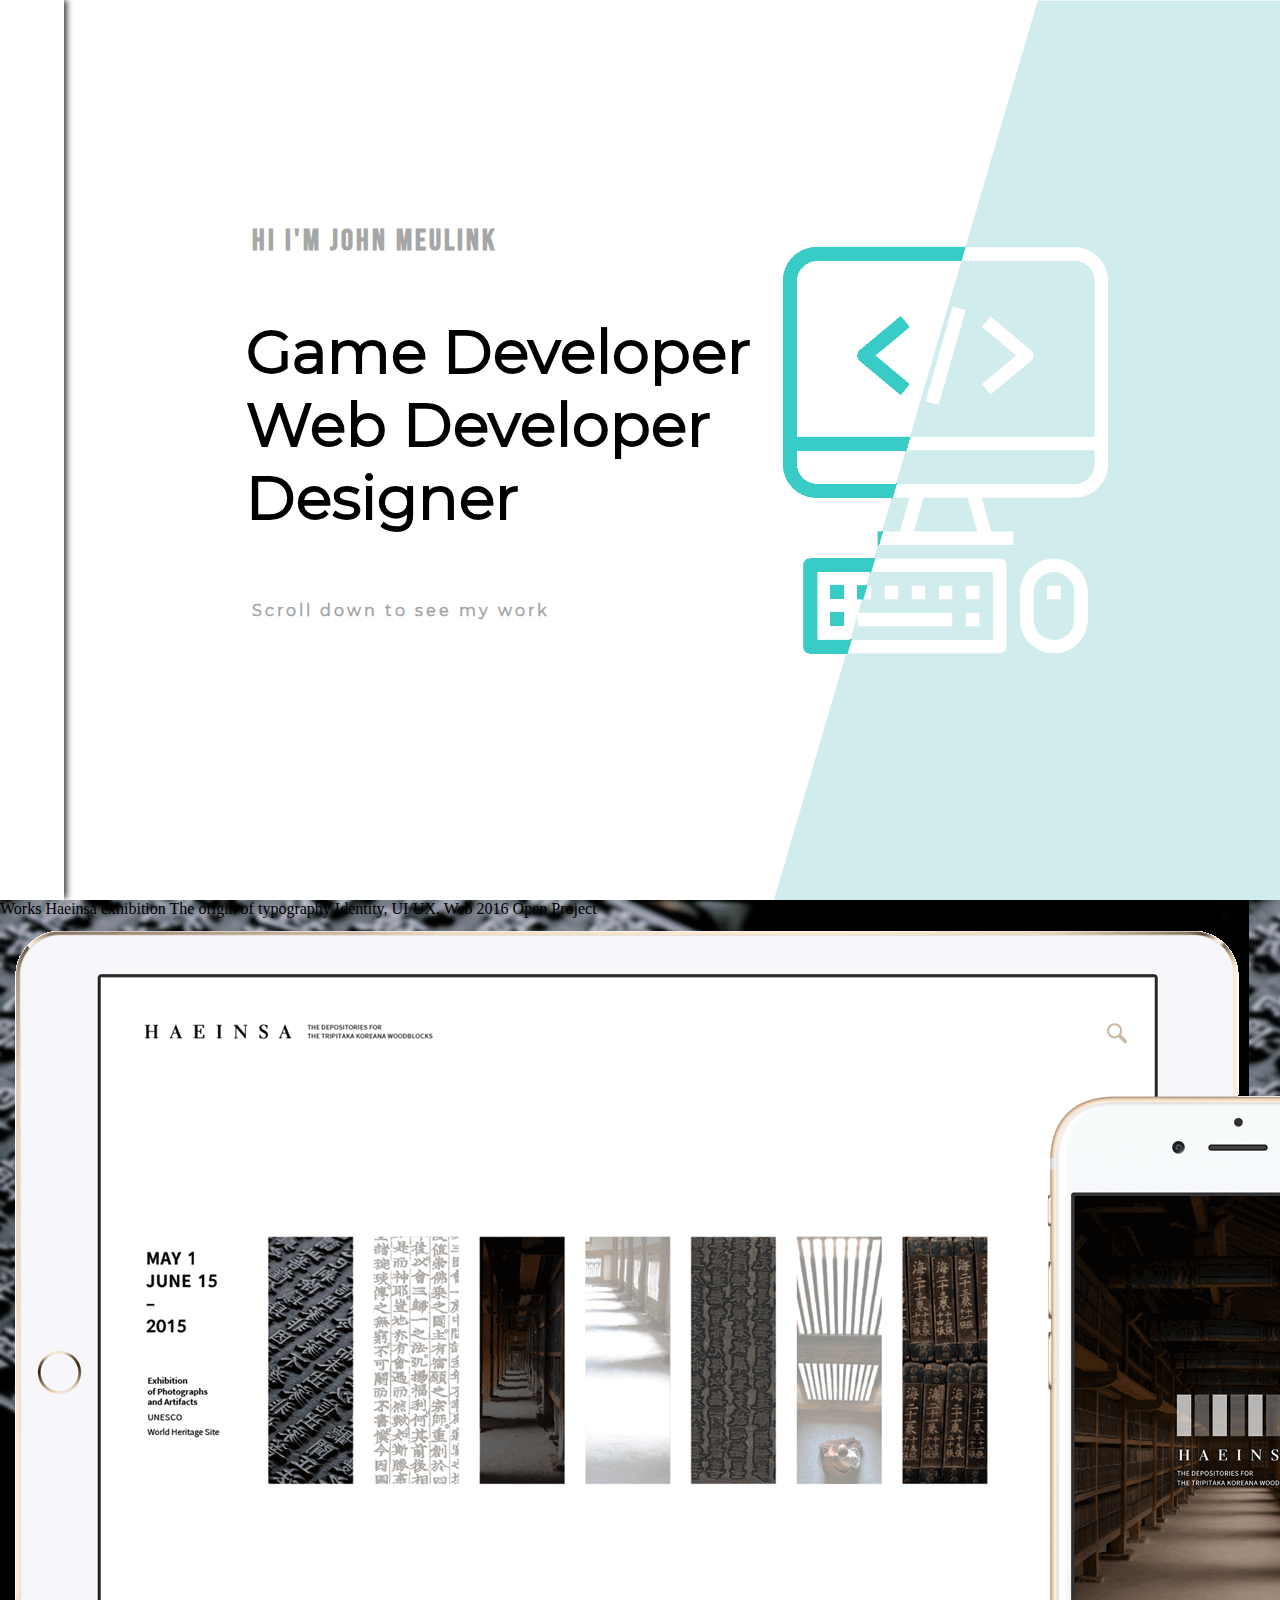
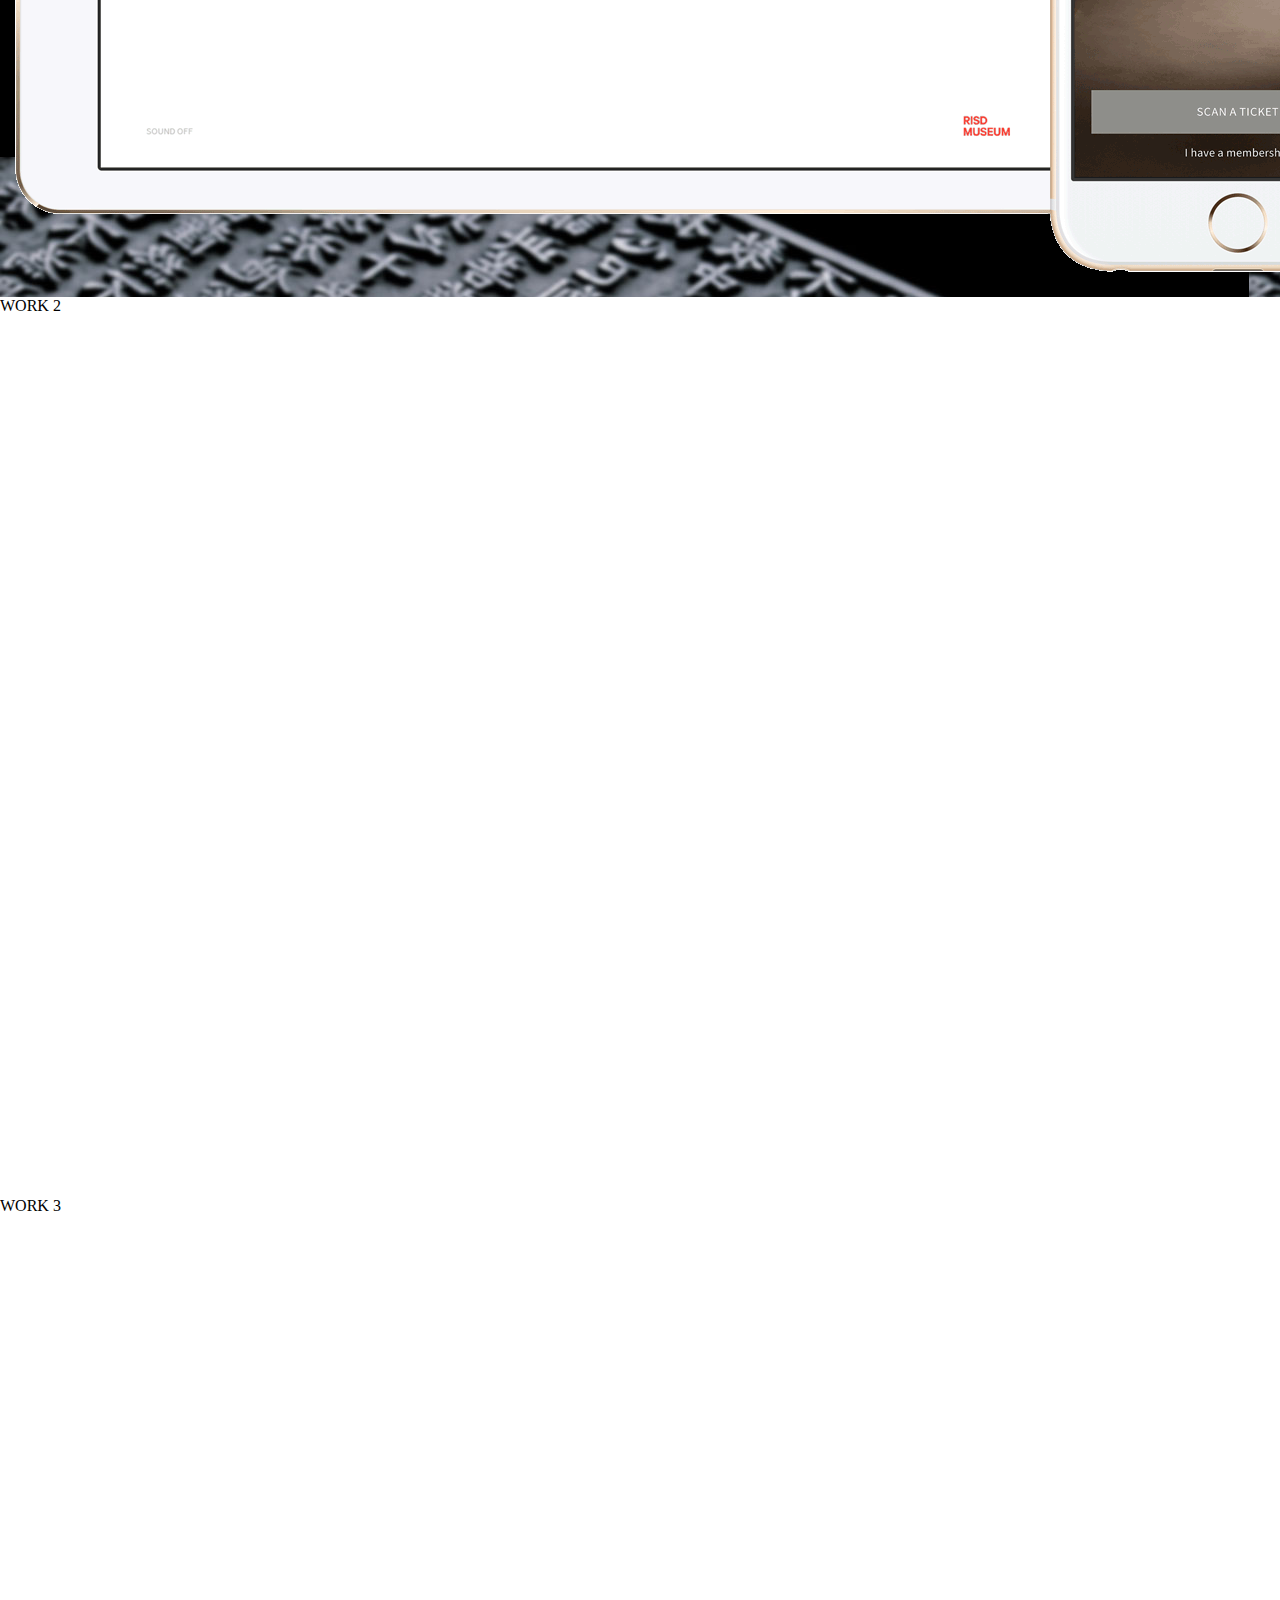
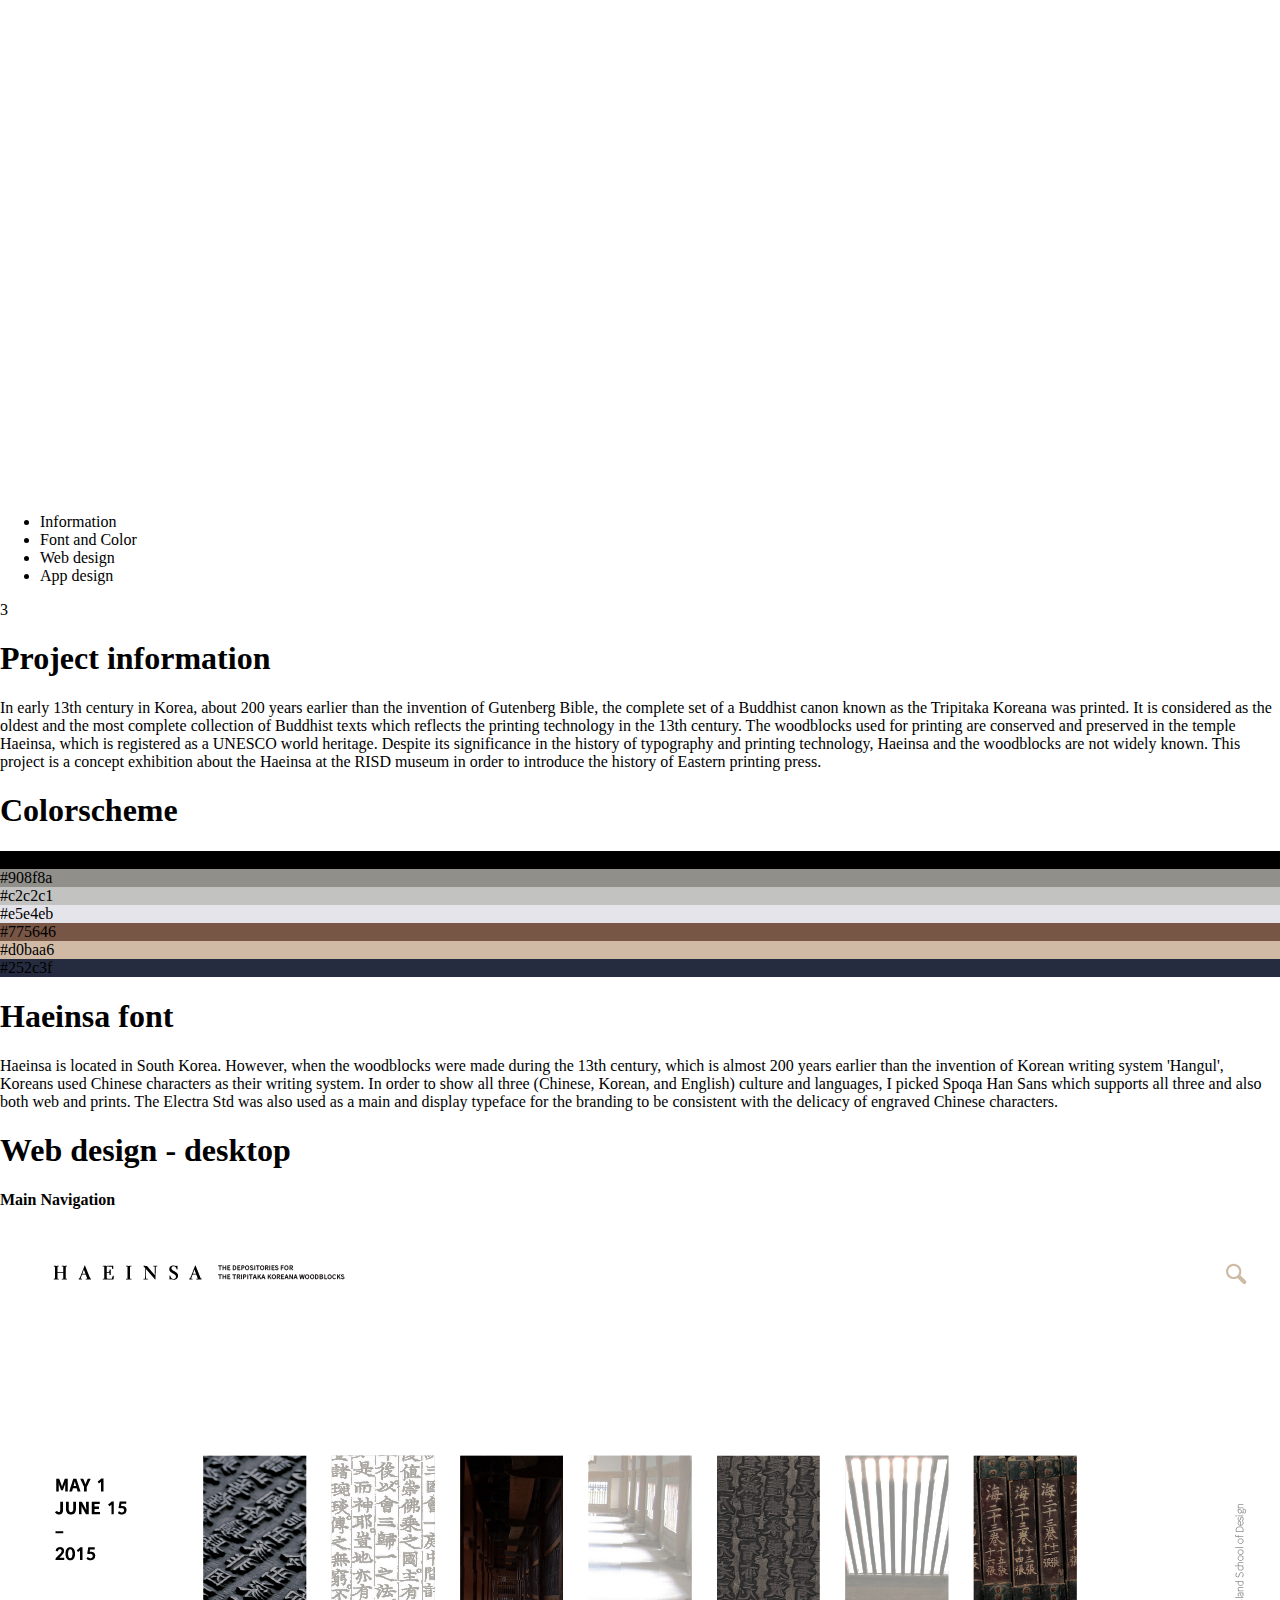
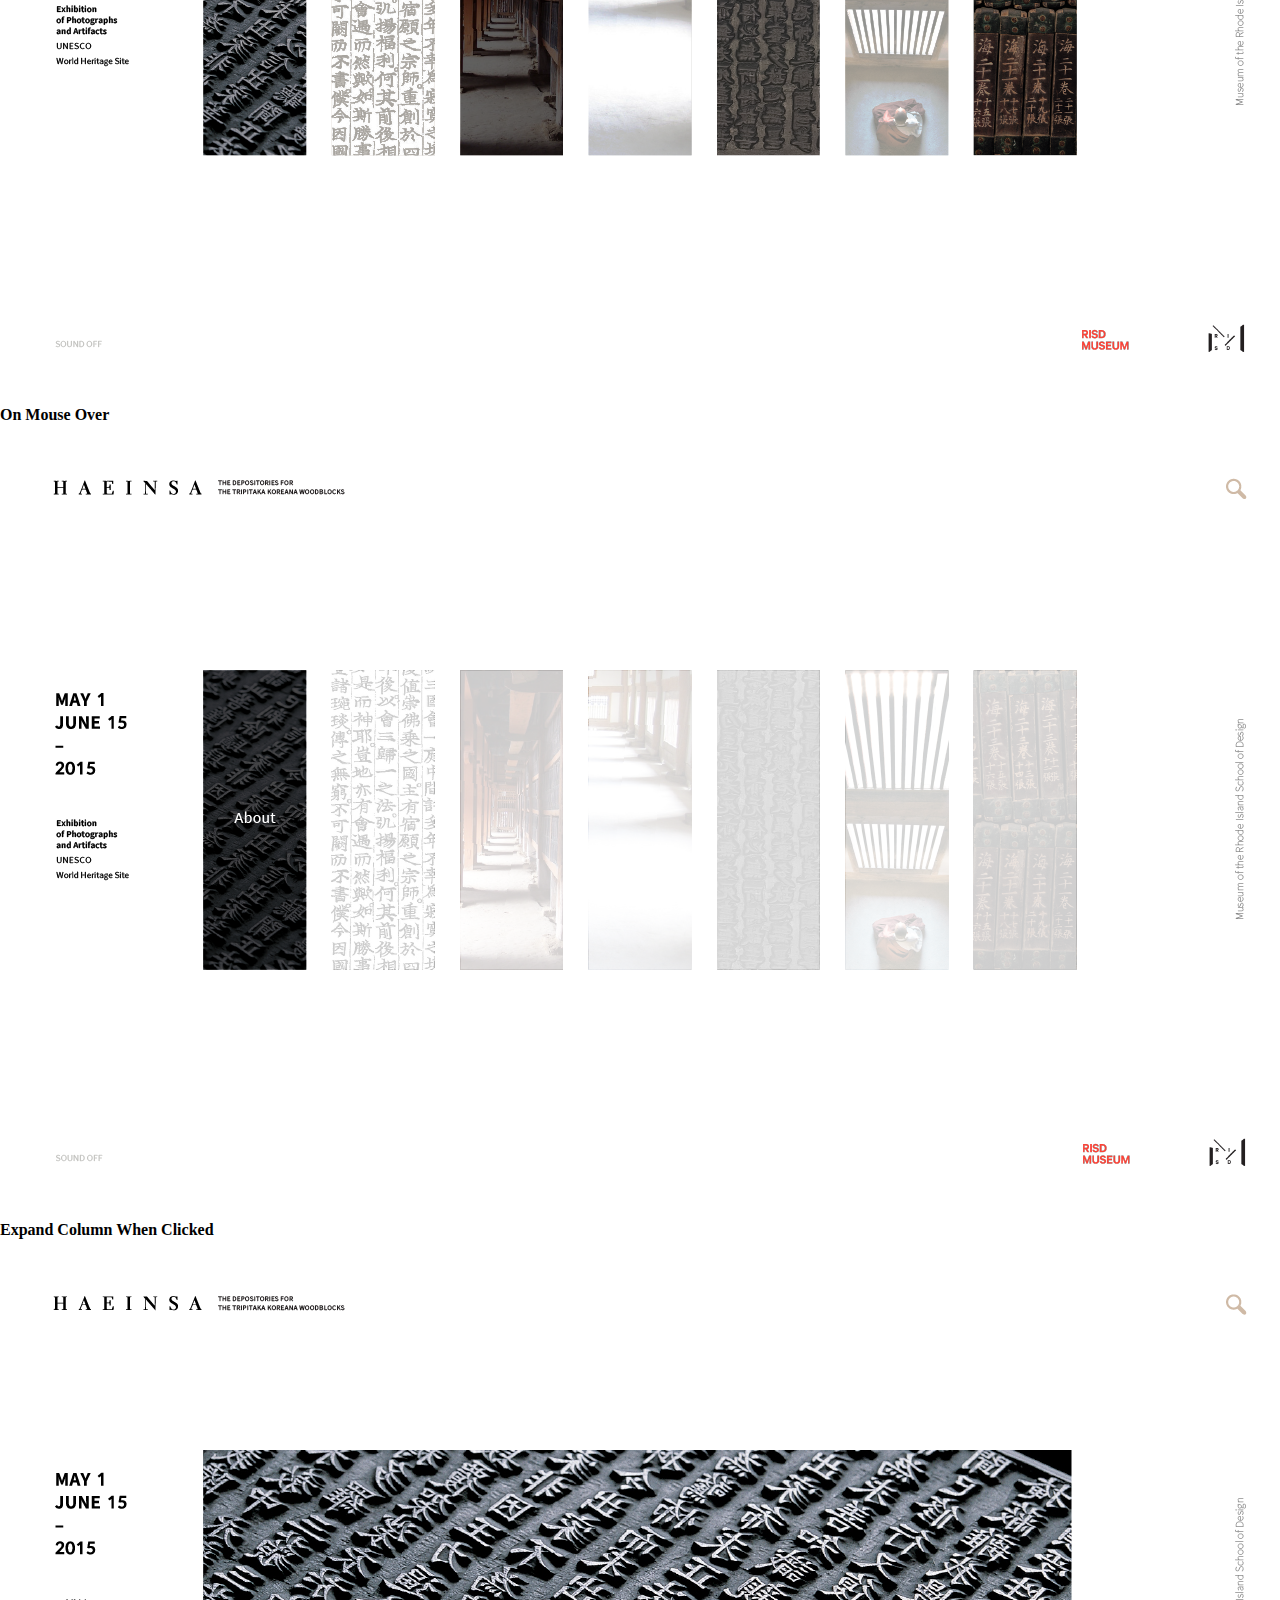
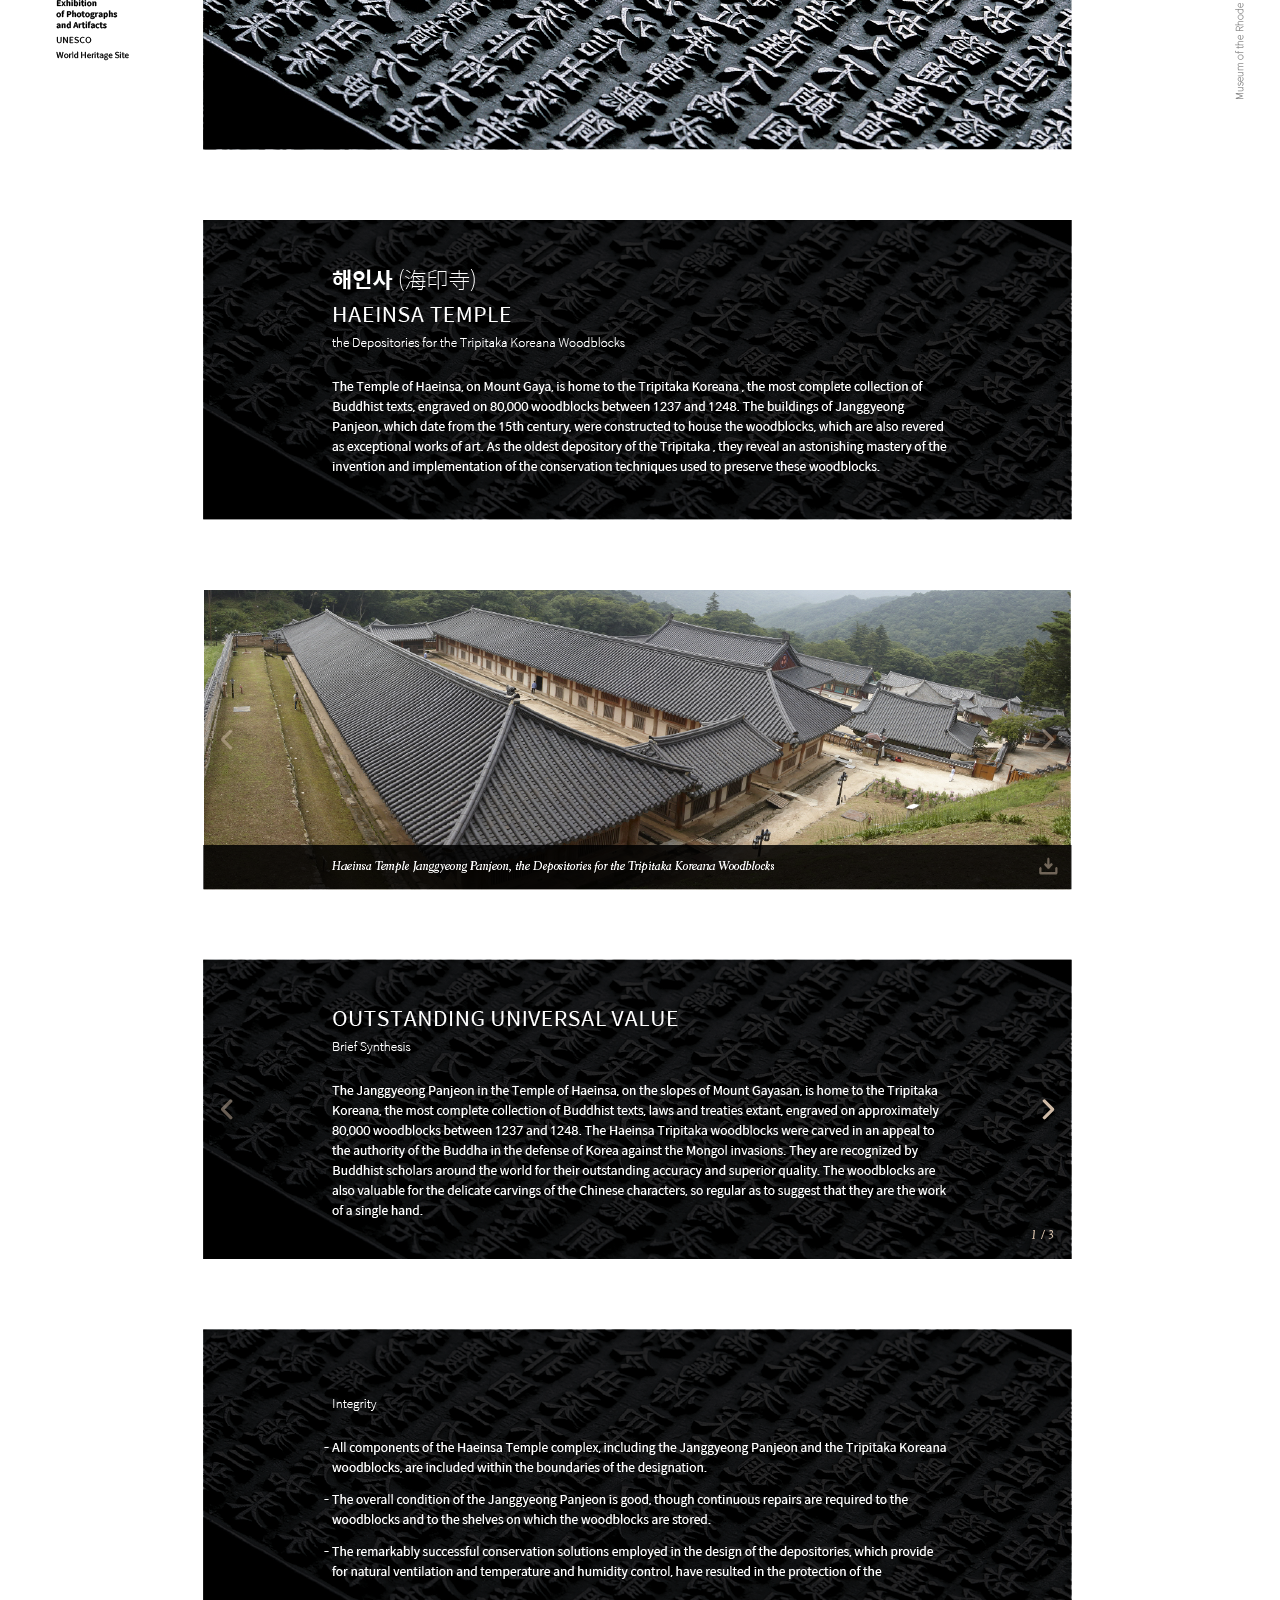
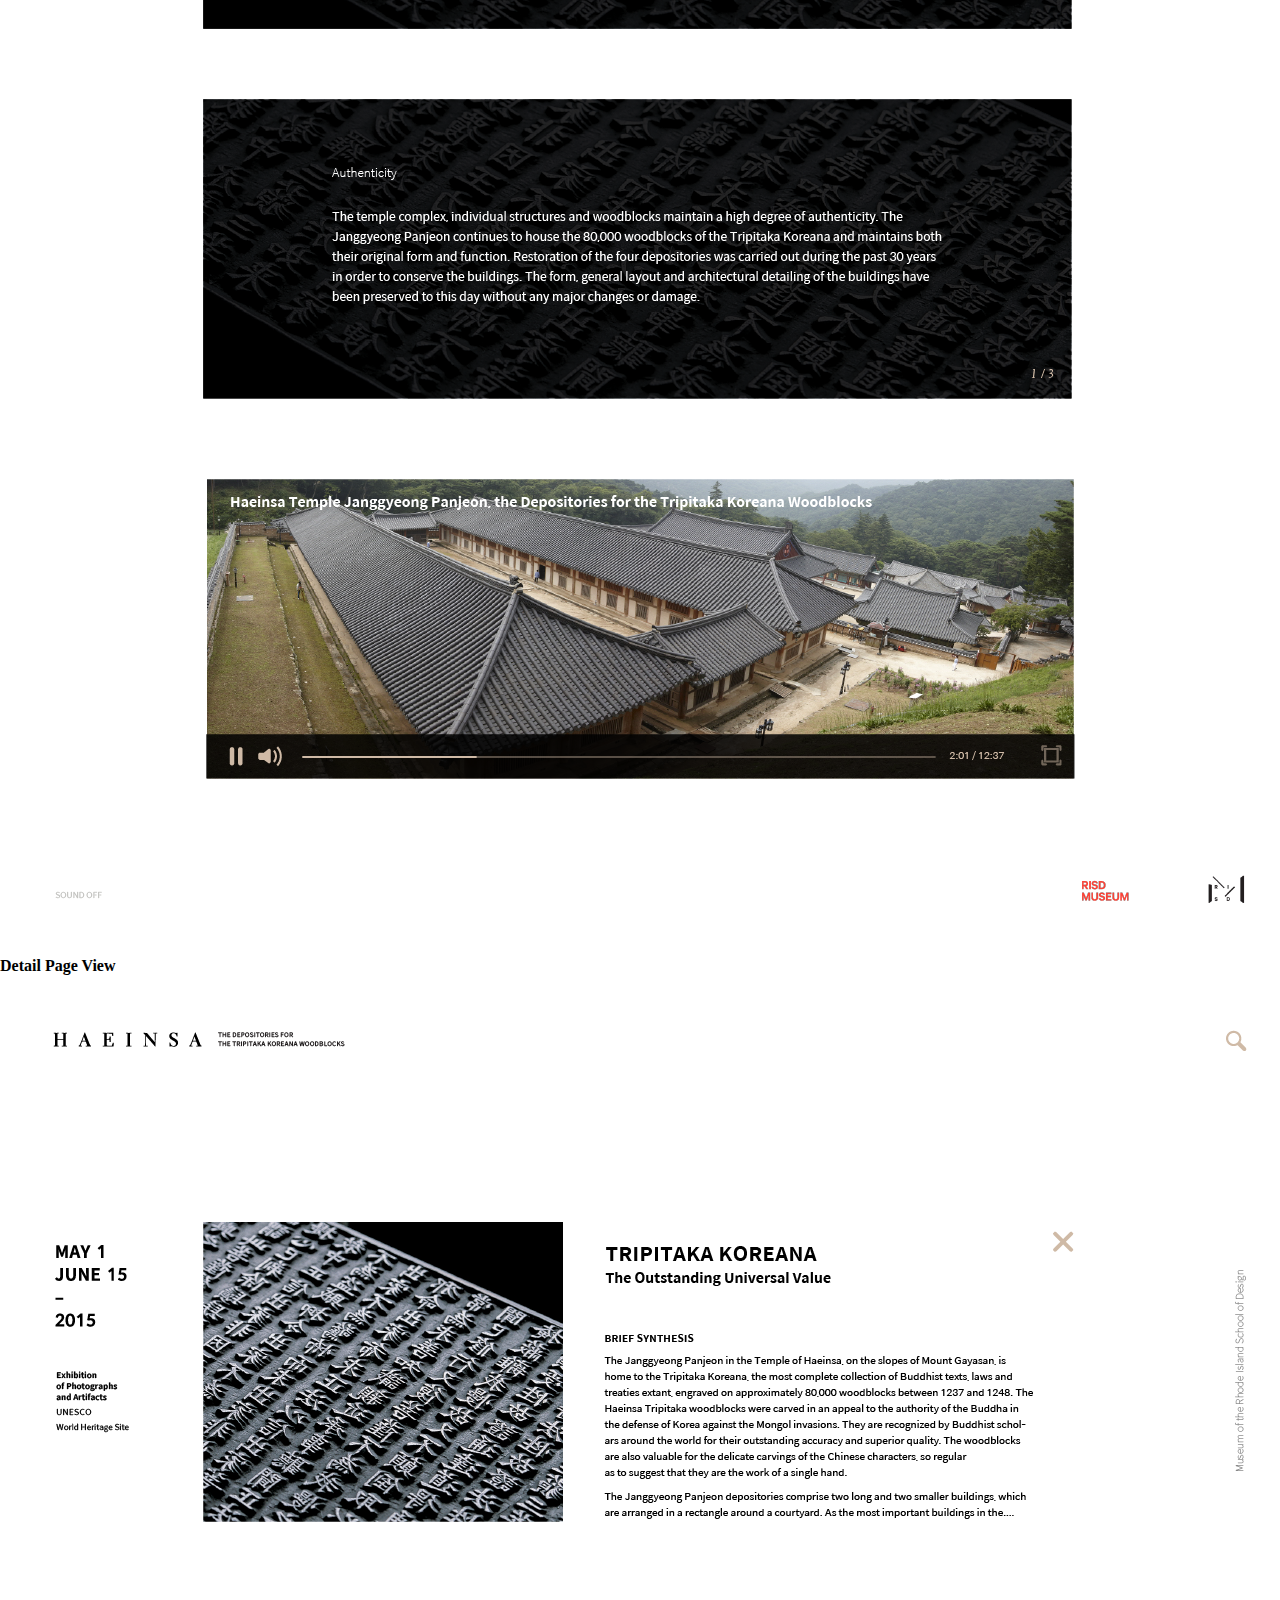
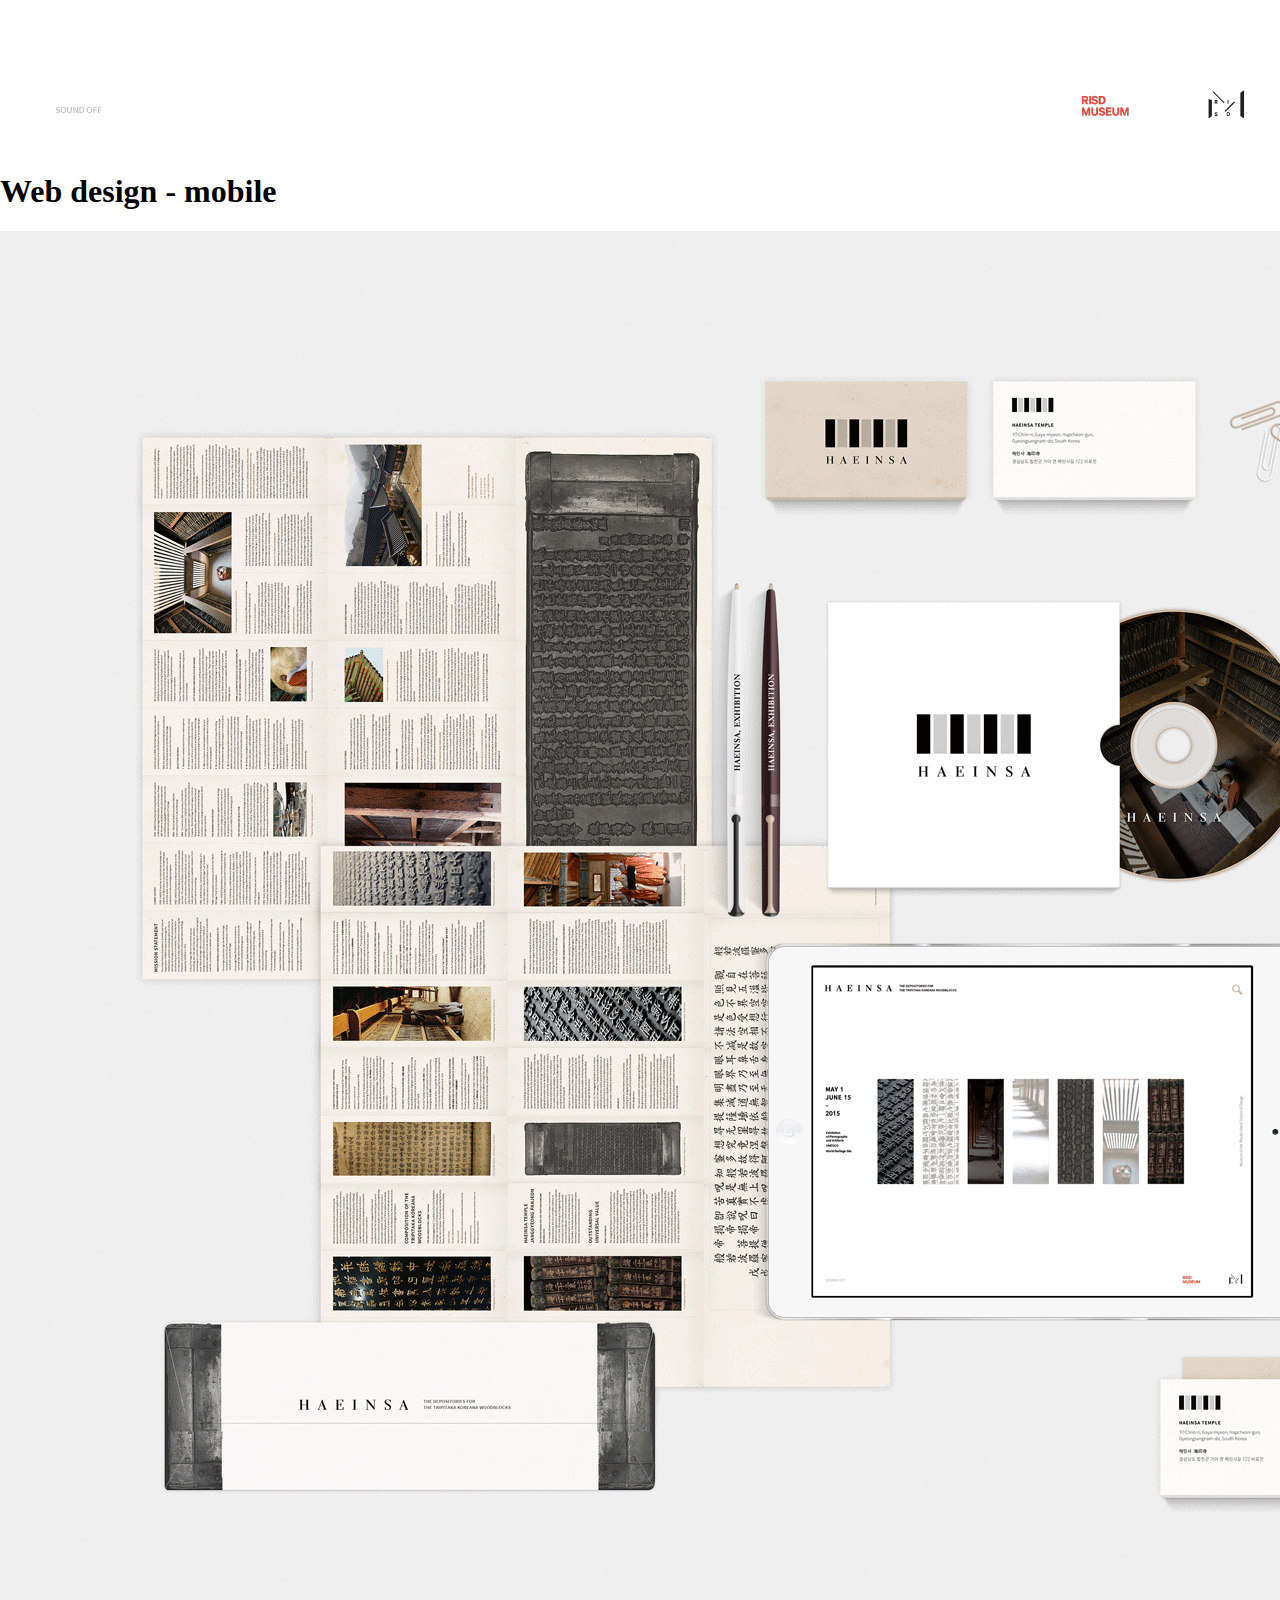
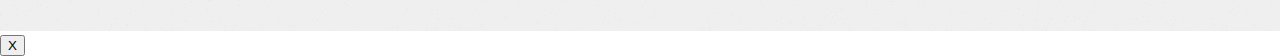
<file: index.html>
<!DOCTYPE html>
<html lang="en">

<head>
    <meta charset="UTF-8">
    <meta name="viewport" content="width=device-width, initial-scale=1.0">
    <meta http-equiv="X-UA-Compatible" content="ie=edge">
    <link rel="stylesheet" href="https://use.fontawesome.com/releases/v5.5.0/css/all.css" integrity="sha384-B4dIYHKNBt8Bc12p+WXckhzcICo0wtJAoU8YZTY5qE0Id1GSseTk6S+L3BlXeVIU"
        crossorigin="anonymous">
    <link rel="stylesheet" href="css/style.css" />
    <script src="js_lib/jquery.js"></script>
    <script src="js/main.js"></script>


    <title>Jorime</title>
</head>

<body onresize="resizeWindow()">
    <aside id="menubutton" class="js-hide">
        <span onclick="openNav()"><i class="fas fa-bars link"></i></span>
    </aside>
    <aside id="menu">
        <span id="closebutton" onclick="closeNav()"><i class="fas fa-times-circle link"></i></span>

        <ul>
            <li id="active-link" class="js-menu-link link">
                About
            </li>
            <li class="js-menu-link link">
                Services
            </li>
            <li class="js-menu-link link">
                Contact
            </li>

        </ul>
        <section class="js-menu-item">
            <h1>Creative<br />Passionate<br />Focused</h1>
            <p>Currently I'm a freelance designer and web developer, who works with a variety of clients and on many
                diverse projects.</p>
            <p class="sub-paragraph">I work to create innovative solutions that inspire, and foster memorable
                relationships between brands and their clients. With a focus on branding and UI / Web, I strive to
                create usable and polished products through passionate and deliberate design.</p>
        </section>
        <section class="js-menu-item hidden">
            <section id="development-list">
                <h2>Creator</h2>
                <section class="lists">
                    <ul>
                        <li>Game Developer</li>
                        <li>App Developer</li>
                        <li>Web Developer</li>
                    </ul>
                    <ul>
                        <li>Yoomla!</li>
                        <li>Wordpress</li>
                    </ul>
                </section>

            </section>
            <section id="design-list">
                <h2>Creative</h2>
                <section class="lists">
                    <ul>
                        <li>Logo Designer</li>
                        <li>Web Designer</li>
                    </ul>
                    <ul>
                        <li>Photoshop</li>
                        <li>Illustrator</li>
                        <li>Adobe XD</li>
                    </ul>
                </section>
            </section>
        </section>
        <section class="js-menu-item hidden">
            <h1>Let's Build<br />Something<br />Together</h1>
            <p class="sub-paragraph contact-details">j.r.meulink@outlook.com<br /><br />+31612345678<br /><br />Breda,
                Nederland</p>
        </section>
    </aside>
    <div id="home" class="js-anchor js-hide">
        <div id="home-overlay" onclick="closeNav();"></div>
        <h2>Hi i'm John Meulink</h2>
        <h1>Game Developer<br />Web Developer<br/>Designer</h1>
        <h3>Scroll down to see my work</h3>
    </div>

    <div id="div" class="js-anchor work js-hide" style="background-image: url('images/work/haeinsa/background.jpg');">
        <section class="work-overlay">
            <section class="work-info">
            <span class="works">Works</span>
            <span class="title">Haeinsa exhibition</span>
            <span class="slogan">The origin of typography</span>
            <span class="skills-used">Identity, UI/UX, Web</span>
            <span class="year">2016</span>
            <span class="work-open-poject-button" onclick="openProject(1);">Open Project</span>
            </section>
        </section>
        <img src="images/work/haeinsa/work_image.png" alt="haeinsa" class="work-image">
    </div>
    <div id="div" class="js-anchor work js-hide">WORK 2</div>
    <div id="div" class="js-anchor work js-hide">WORK 3</div>
    </div>

    <section id="project-wrapper" class="js-anchor">
            <section id="project-navigation">
                    <ul>
                        <li>Information</li>
                        <li>Font and Color</li>
                        <li>Web design</li>
                        <li>App design</li>
                    </ul>
        
                    <span id="project-navigation-identifier">3</span>
                </section>
                <header id="header-image" style="background-image: url('images/work/haeinsa/background.jpg');"></header>
                <section id="project-information" class="project-section">
                    <h1>Project information</h1>
                    <p>In early 13th century in Korea, about 200 years earlier than the invention of Gutenberg Bible, the
                        complete set of a Buddhist canon known as the Tripitaka Koreana was printed. It is considered as the
                        oldest and the most complete collection of Buddhist texts which reflects the printing technology in the
                        13th century. The woodblocks used for printing are conserved and preserved in the temple Haeinsa, which
                        is registered as a UNESCO world heritage.
        
                        Despite its significance in the history of typography and printing technology, Haeinsa and the
                        woodblocks are not widely known. This project is a concept exhibition about the Haeinsa at the RISD
                        museum in order to introduce the history of Eastern printing press.</p>
                </section>
                <section id="project-colors-fonts" class="project-section">
                    <h1>Colorscheme</h1>
                    <section id="project-colors-section">
                        <section class="color-box" style="background-color: #000;">
                            <span>#000000</span>
                        </section>
                        <section class="color-box" style="background-color: #908f8a;">
                            <span>#908f8a</span>
                        </section>
                        <section class="color-box" style="background-color: #c2c2c1;">
                            <span>#c2c2c1</span>
                        </section>
                        <section class="color-box" style="background-color: #e5e4eb;">
                                <span>#e5e4eb</span>
                            </section>
                            <section class="color-box" style="background-color: #775646;">
                                <span>#775646</span>
                            </section>
                            <section class="color-box" style="background-color: #d0baa6;">
                                <span>#d0baa6</span>
                            </section>
                            <section class="color-box" style="background-color: #252c3f;">
                                    <span>#252c3f</span>
                                </section>
                    </section>
                    <h1>Haeinsa font</h1>
                    <section id="project-font-section">
                        <p>Haeinsa is located in South Korea. However, when the woodblocks were made during the 13th century, which is almost 200 years earlier than the invention of Korean writing system 'Hangul', Koreans used Chinese characters as their writing system. In order to show all three (Chinese, Korean, and English) culture and languages, I picked Spoqa Han Sans which supports all three and also both web and prints. The Electra Std was also used as a main and display typeface for the branding to be consistent with the delicacy of engraved Chinese characters.</p>
                    </section>
        
                </section>
                <section id="project-desktop-images" class="project-section">
                    <h1>Web design - desktop</h1>
                    <section id="desktop-images-container">
                        <h4>Main Navigation</h4>
                        <img src="images/work/haeinsa/web00.png" alt="web 00" class="desktop-image">
                        <h4>On Mouse Over</h4>
                        <img src="images/work/haeinsa/web01.png" alt="web 01" class="desktop-image">
                        <h4>Expand Column When Clicked</h4>
                        <img src="images/work/haeinsa/web02.png" alt="web 02" class="desktop-image">
                        <h4>Detail Page View</h4>
                        <img src="images/work/haeinsa/web03.png" alt="web 03" class="desktop-image">
                    </section>
                </section>
                <section id="project-mobile-images" class="project-section">
                    <h1>Web design - mobile</h1>
                    <img src="images/work/haeinsa/branding2000.png" alt="mobile-image" class="mobile-image">
                </section>
    </section>
    <button id="js-project-close" onclick="closeProject();">X</button>
</body>

</html>
</file>
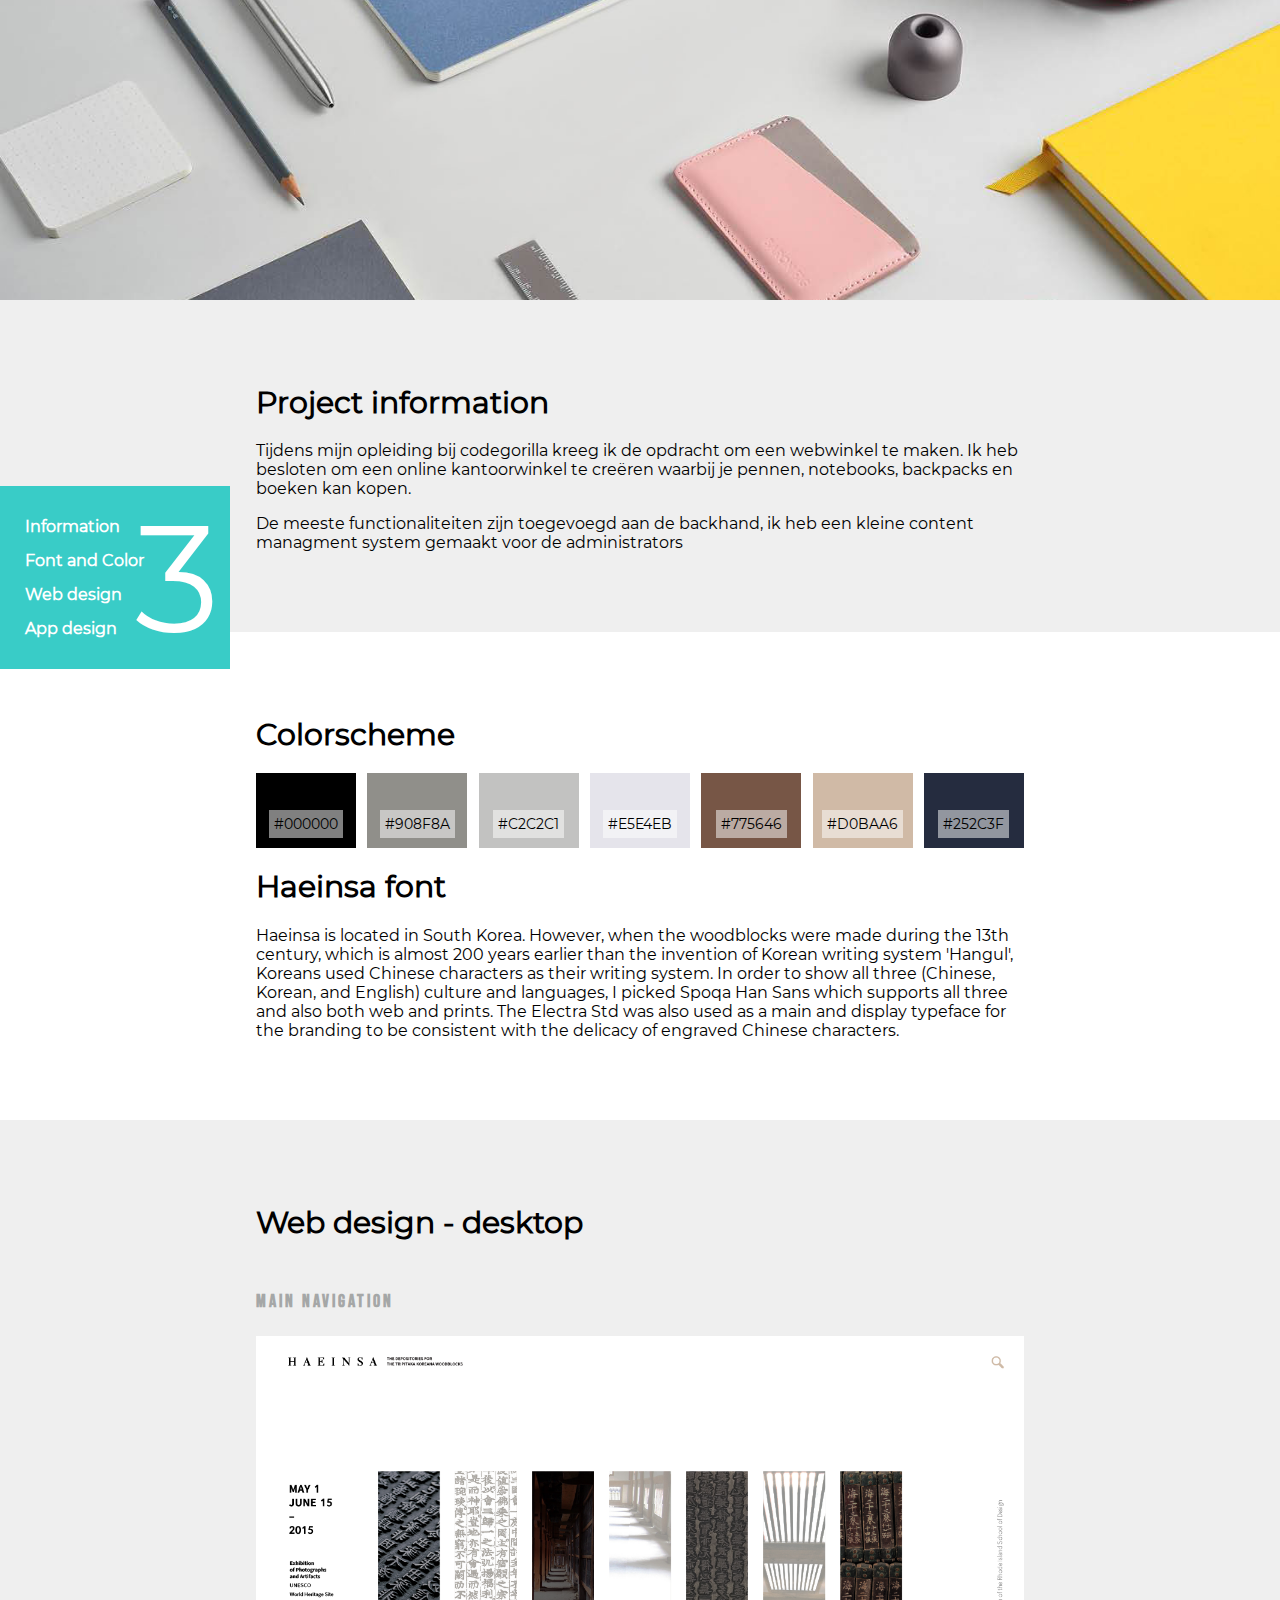
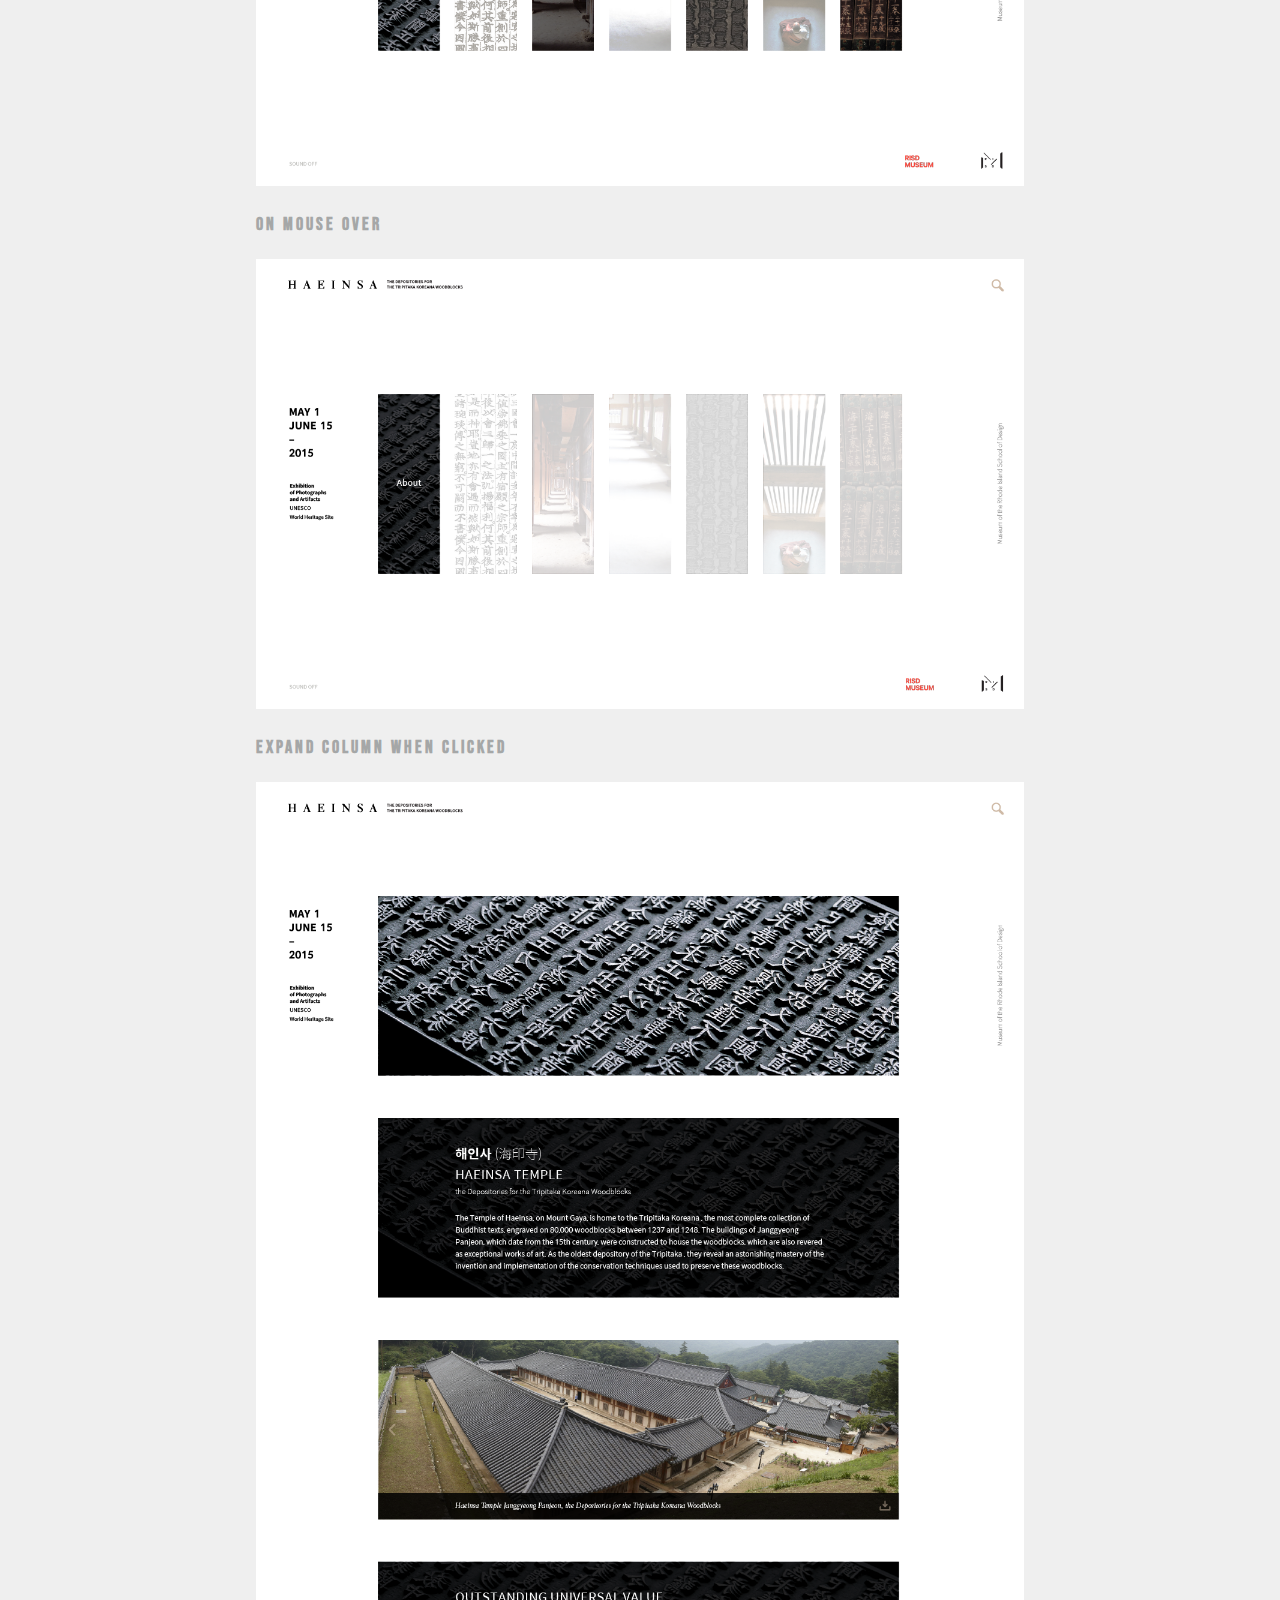
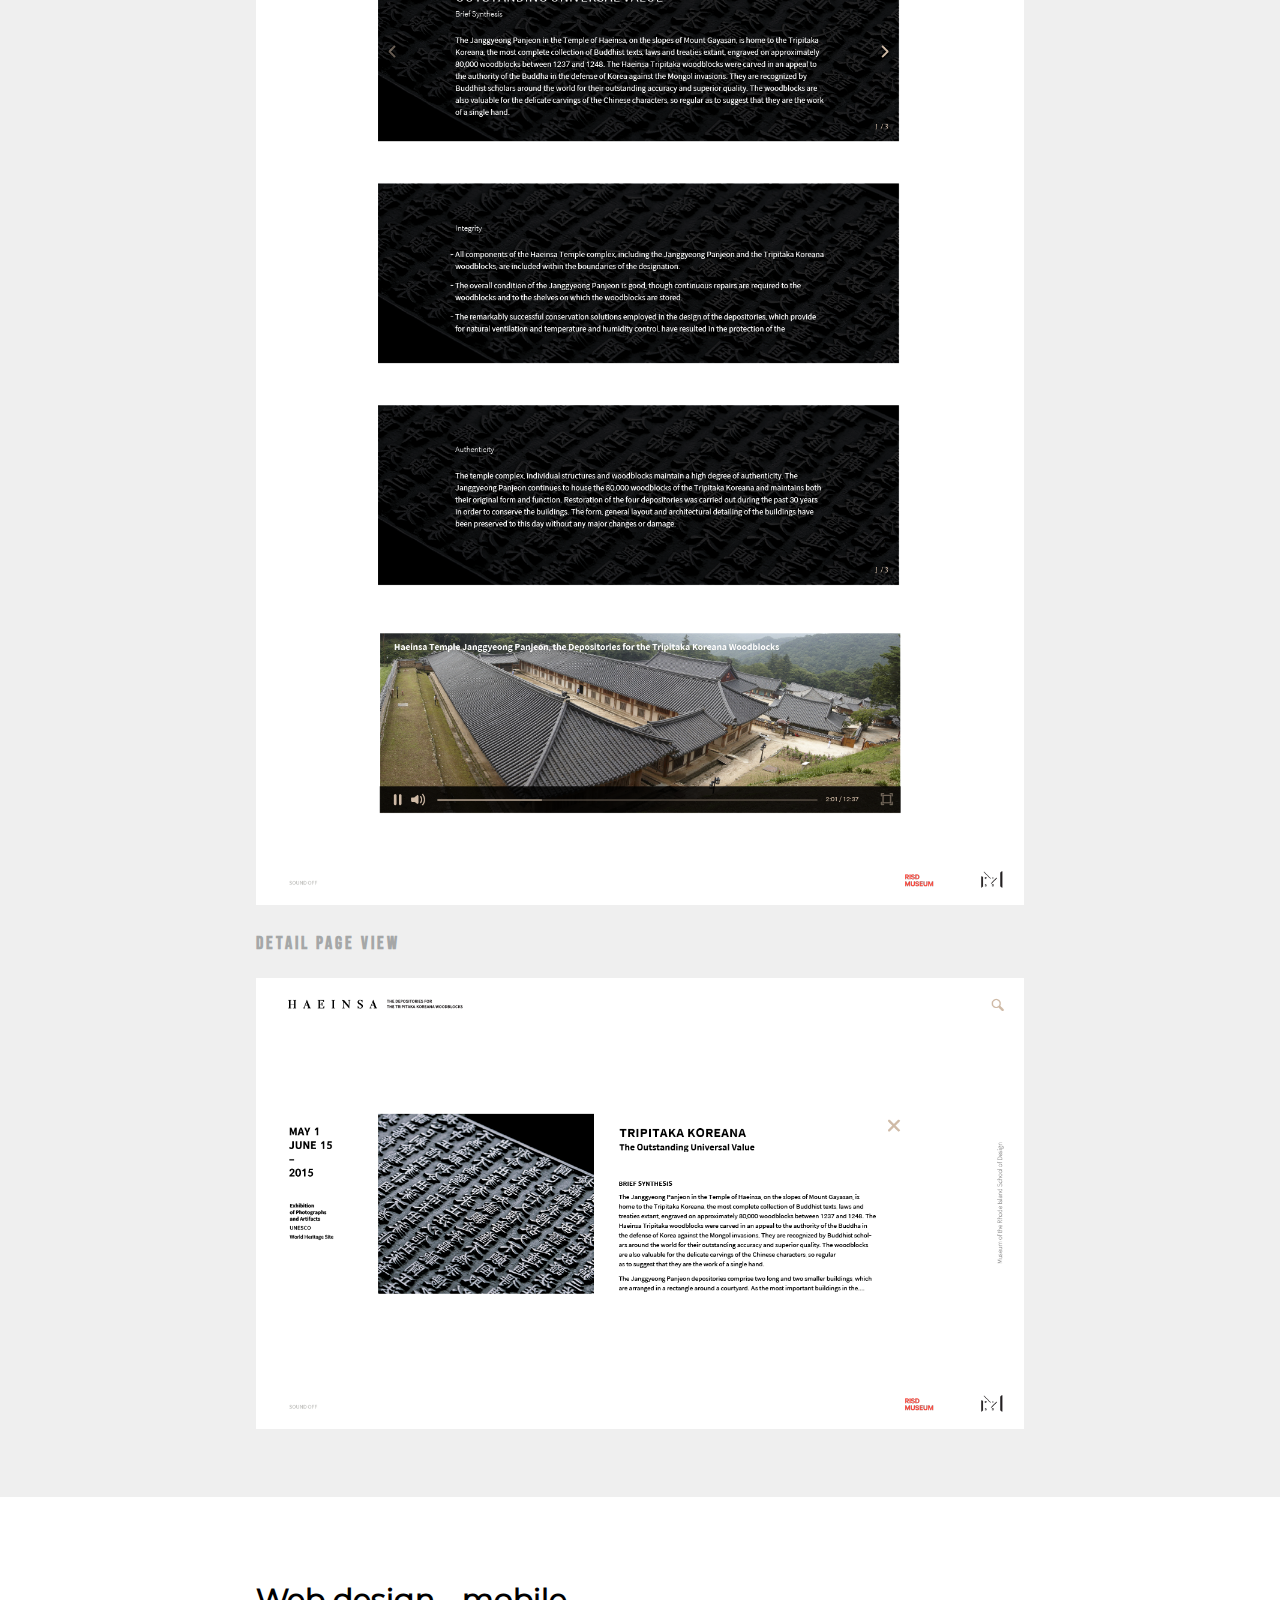
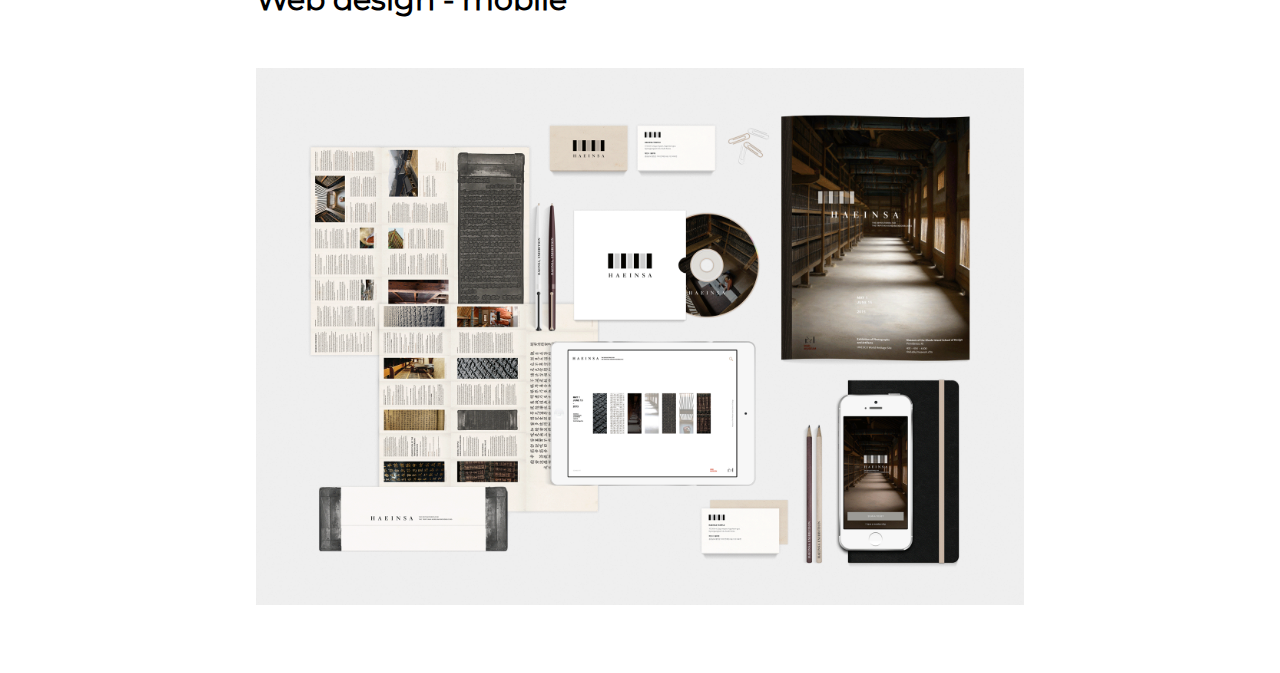
<file: webshop.html>
<!DOCTYPE html>
<html lang="en">

<head>
    <meta charset="UTF-8">
    <meta name="viewport" content="width=device-width, initial-scale=1.0">
    <meta http-equiv="X-UA-Compatible" content="ie=edge">
    <link rel="stylesheet" href="css/work.css">
    <title>Project template</title>
</head>

<body>
    <div id="project-wrapper">
        <section id="project-navigation">
            <ul>
                <li>Information</li>
                <li>Font and Color</li>
                <li>Web design</li>
                <li>App design</li>
            </ul>

            <span id="project-navigation-identifier">3</span>
        </section>
        <header id="header-image" style="background-image: url('images/work/webshop/background.jpg');"></header>
        <section id="project-information" class="project-section">
            <h1>Project information</h1>
            <p>Tijdens mijn opleiding bij codegorilla kreeg ik de opdracht om een webwinkel te maken. Ik heb besloten om een online kantoorwinkel te creëren waarbij je pennen, notebooks, backpacks en boeken kan kopen.
            </p>
            <p>De meeste functionaliteiten zijn toegevoegd aan de backhand, ik heb een kleine content managment system gemaakt voor de administrators</p>
        </section>
        <section id="project-colors-fonts" class="project-section">
            <h1>Colorscheme</h1>
            <section id="project-colors-section">
                <section class="color-box" style="background-color: #000;">
                    <span>#000000</span>
                </section>
                <section class="color-box" style="background-color: #908f8a;">
                    <span>#908f8a</span>
                </section>
                <section class="color-box" style="background-color: #c2c2c1;">
                    <span>#c2c2c1</span>
                </section>
                <section class="color-box" style="background-color: #e5e4eb;">
                        <span>#e5e4eb</span>
                    </section>
                    <section class="color-box" style="background-color: #775646;">
                        <span>#775646</span>
                    </section>
                    <section class="color-box" style="background-color: #d0baa6;">
                        <span>#d0baa6</span>
                    </section>
                    <section class="color-box" style="background-color: #252c3f;">
                            <span>#252c3f</span>
                        </section>
            </section>
            <h1>Haeinsa font</h1>
            <section id="project-font-section">
                <p>Haeinsa is located in South Korea. However, when the woodblocks were made during the 13th century, which is almost 200 years earlier than the invention of Korean writing system 'Hangul', Koreans used Chinese characters as their writing system. In order to show all three (Chinese, Korean, and English) culture and languages, I picked Spoqa Han Sans which supports all three and also both web and prints. The Electra Std was also used as a main and display typeface for the branding to be consistent with the delicacy of engraved Chinese characters.</p>
            </section>

        </section>
        <section id="project-desktop-images" class="project-section">
            <h1>Web design - desktop</h1>
            <section id="desktop-images-container">
                <h4>Main Navigation</h4>
                <img src="images/work/haeinsa/web00.png" alt="web 00" class="desktop-image">
                <h4>On Mouse Over</h4>
                <img src="images/work/haeinsa/web01.png" alt="web 01" class="desktop-image">
                <h4>Expand Column When Clicked</h4>
                <img src="images/work/haeinsa/web02.png" alt="web 02" class="desktop-image">
                <h4>Detail Page View</h4>
                <img src="images/work/haeinsa/web03.png" alt="web 03" class="desktop-image">
            </section>
        </section>
        <section id="project-mobile-images" class="project-section">
            <h1>Web design - mobile</h1>
            <img src="images/work/haeinsa/branding2000.png" alt="mobile-image" class="mobile-image">
        </section>
    </div>
</body>

</html>
</file>
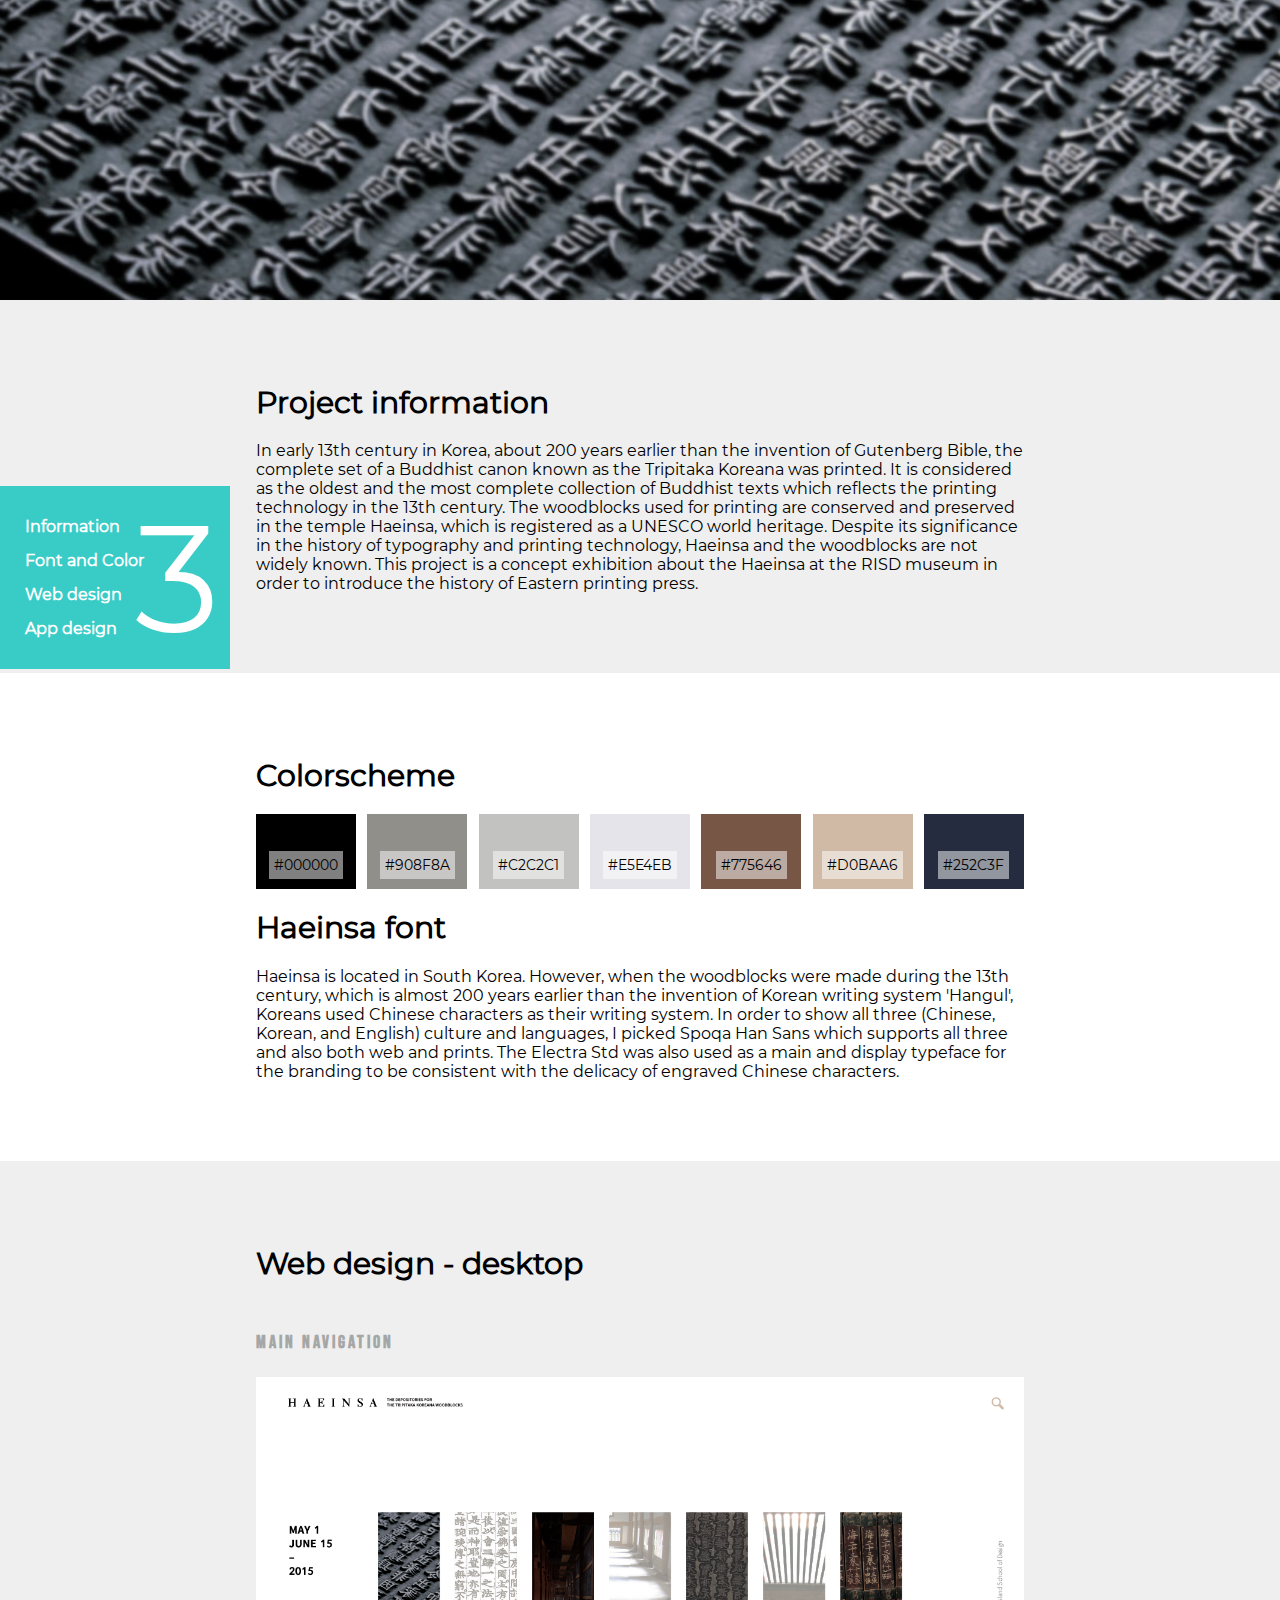
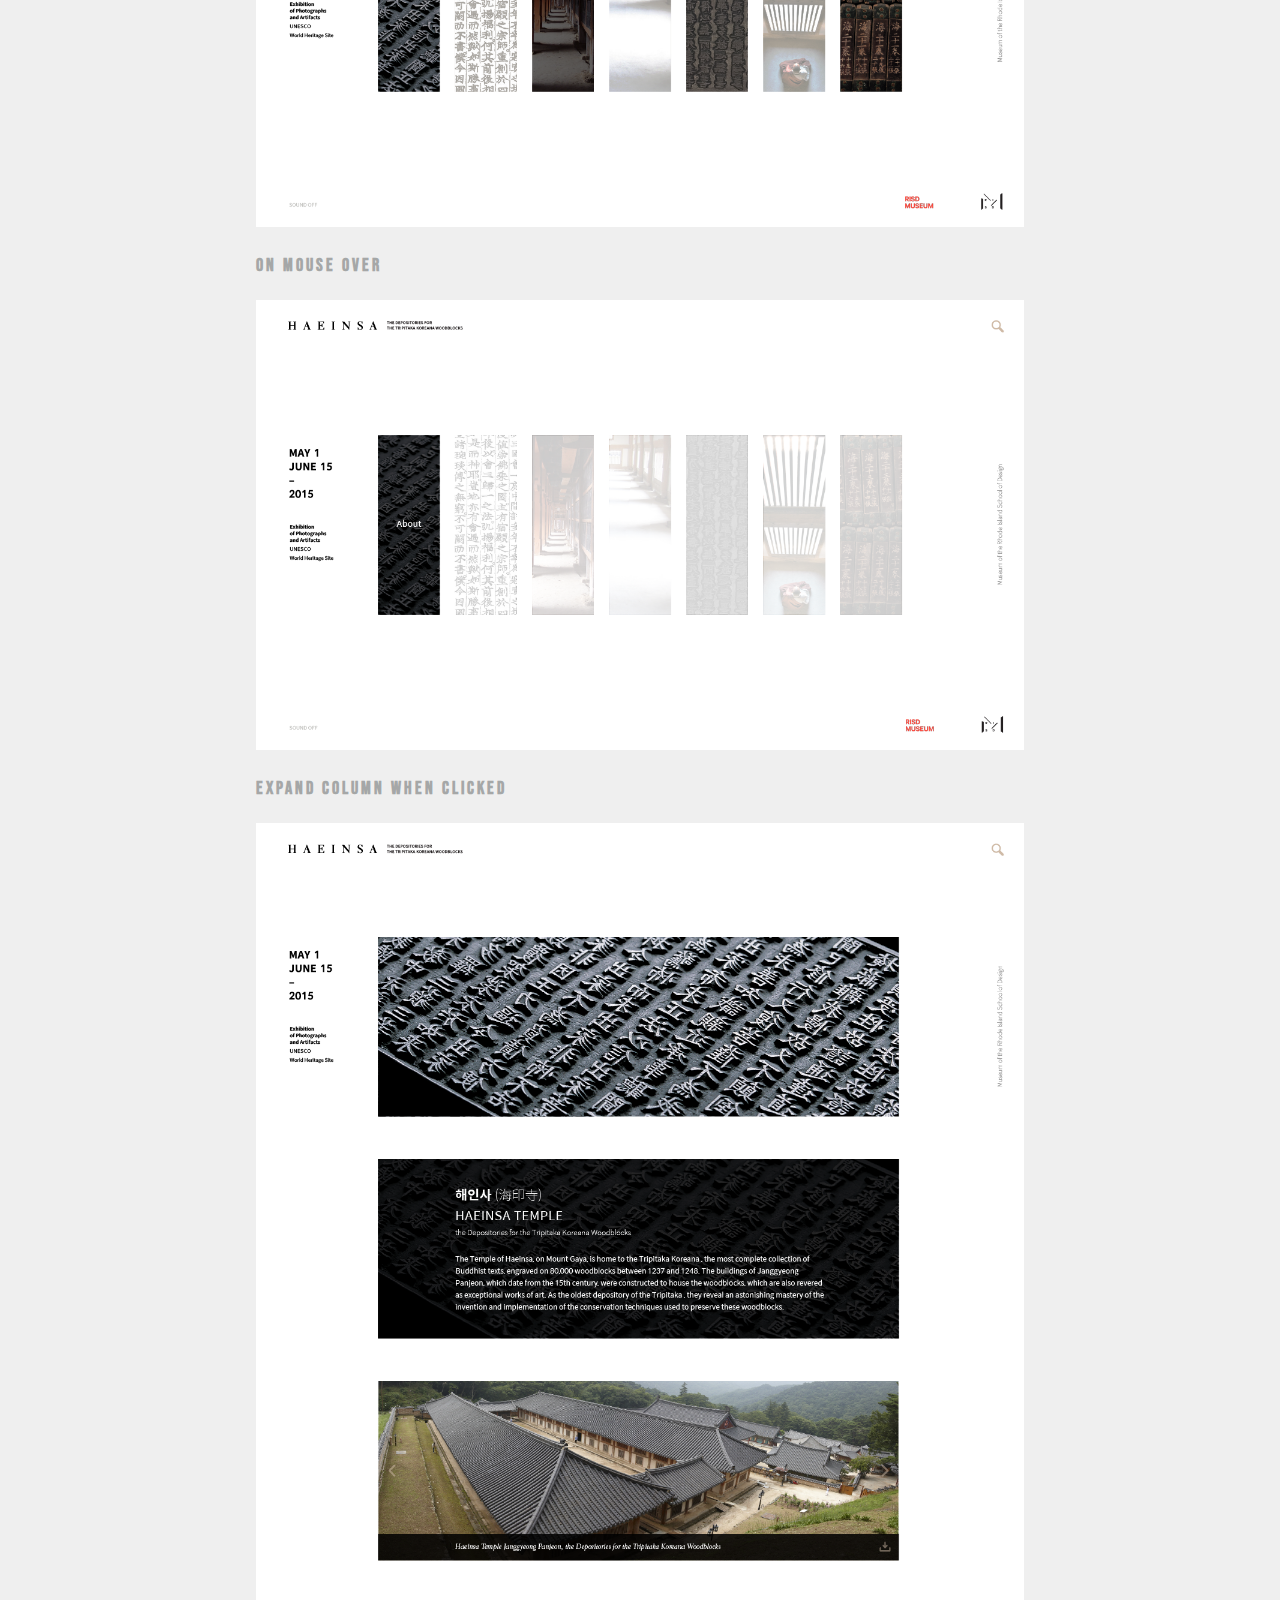
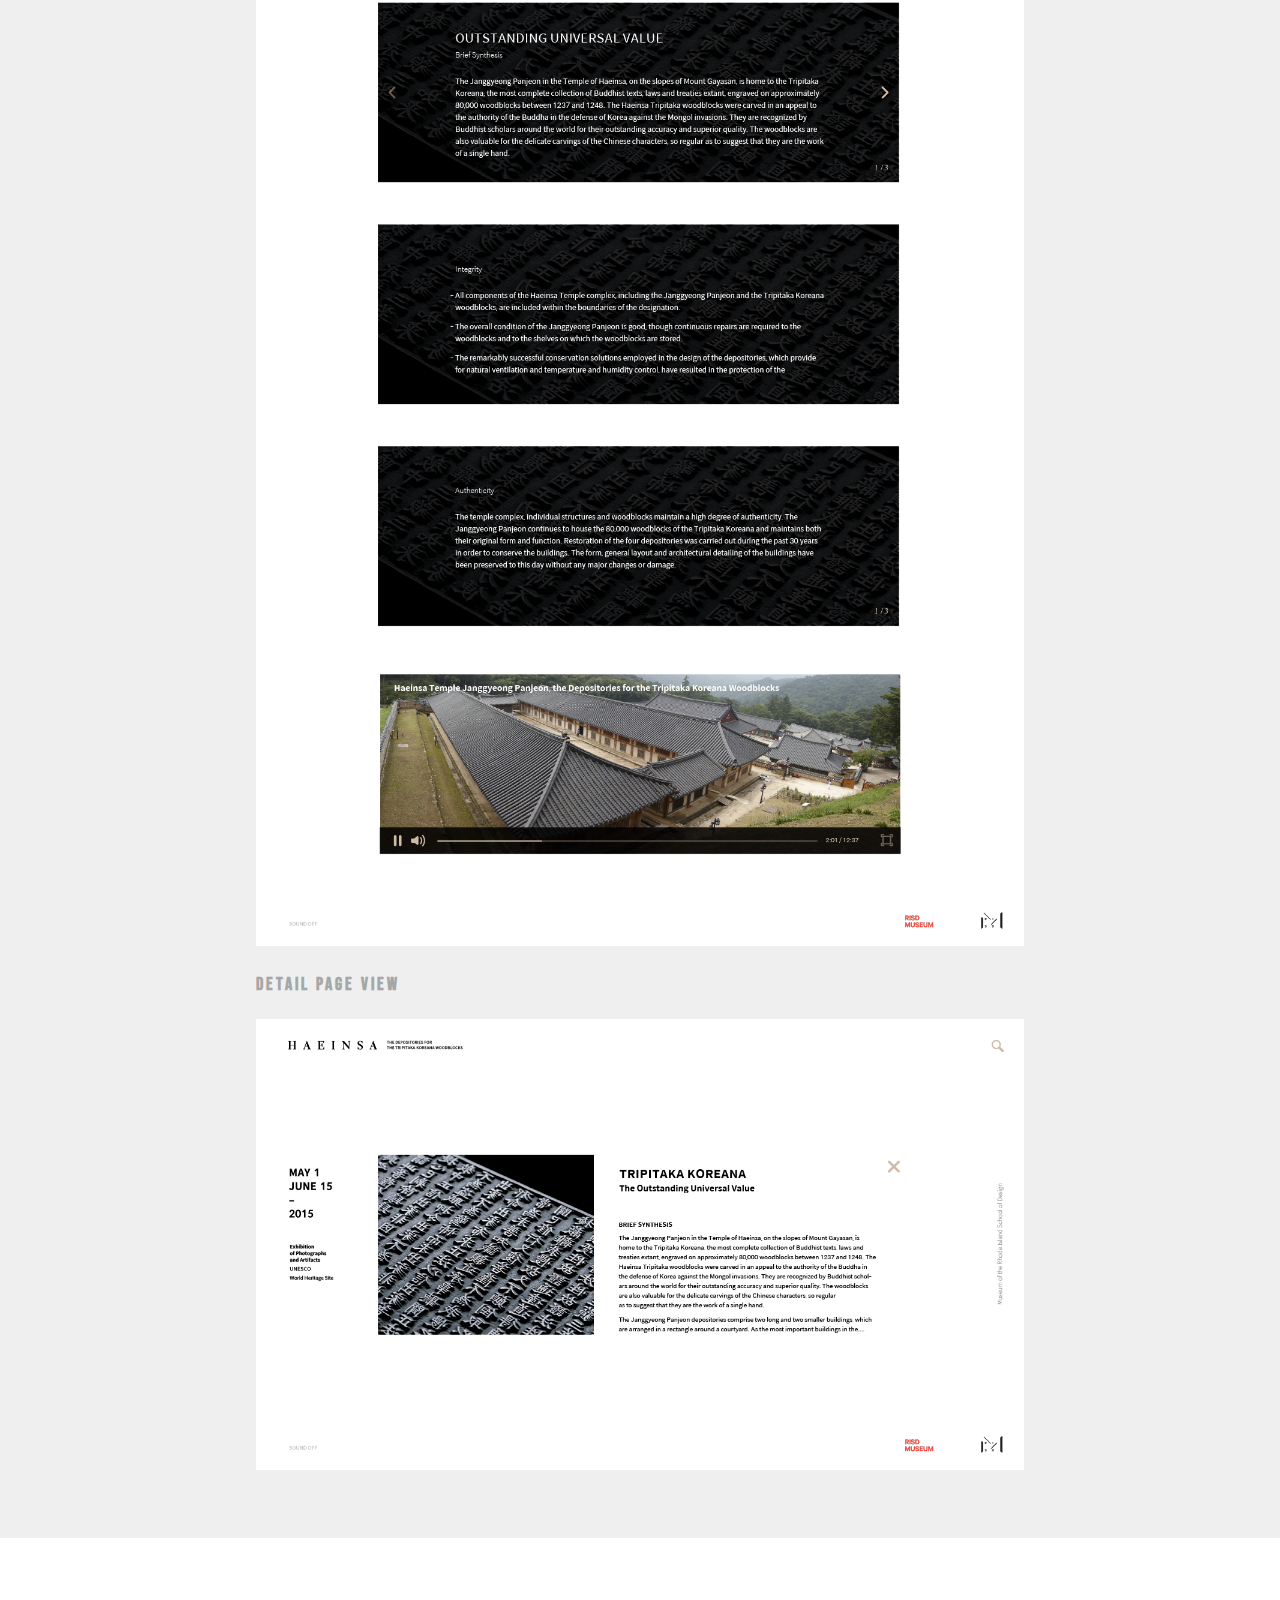
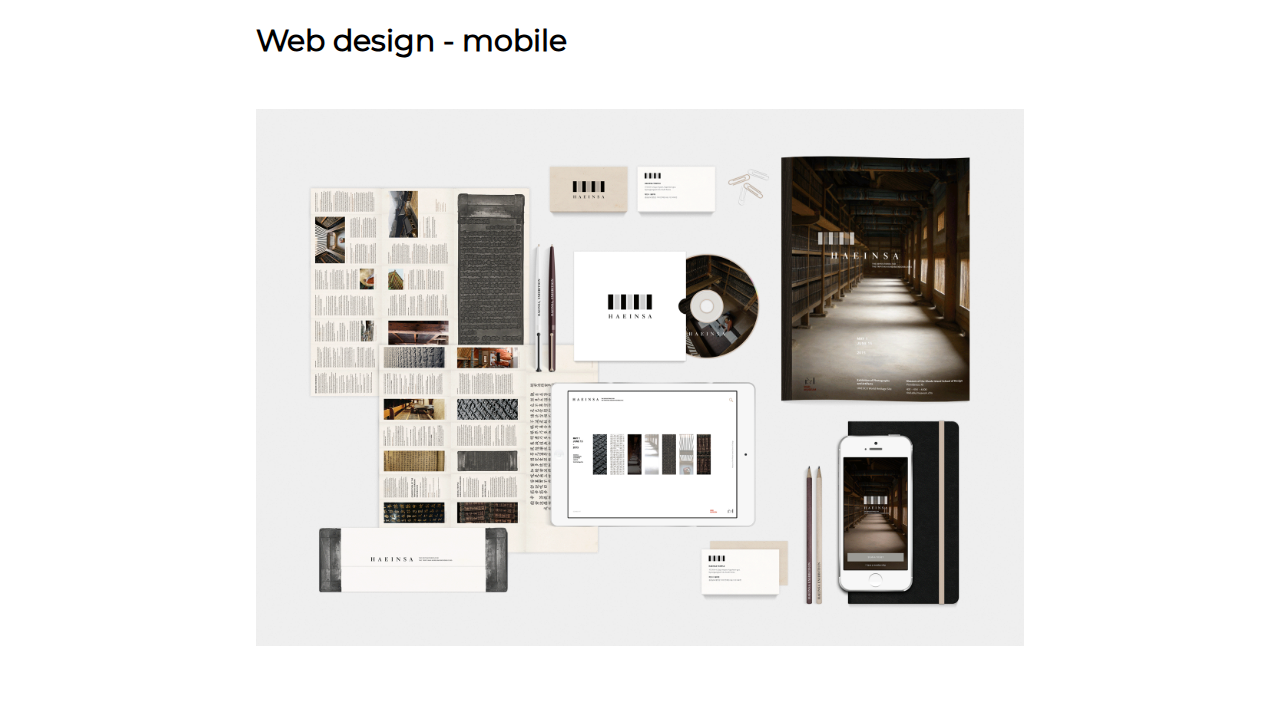
<file: work_template.html>
<!DOCTYPE html>
<html lang="en">

<head>
    <meta charset="UTF-8">
    <meta name="viewport" content="width=device-width, initial-scale=1.0">
    <meta http-equiv="X-UA-Compatible" content="ie=edge">
    <link rel="stylesheet" href="css/work.css">
    <title>Project template</title>
</head>

<body>
    <div id="project-wrapper">
        <section id="project-navigation">
            <ul>
                <li>Information</li>
                <li>Font and Color</li>
                <li>Web design</li>
                <li>App design</li>
            </ul>

            <span id="project-navigation-identifier">3</span>
        </section>
        <header id="header-image" style="background-image: url('images/work/haeinsa/background.jpg');"></header>
        <section id="project-information" class="project-section">
            <h1>Project information</h1>
            <p>In early 13th century in Korea, about 200 years earlier than the invention of Gutenberg Bible, the
                complete set of a Buddhist canon known as the Tripitaka Koreana was printed. It is considered as the
                oldest and the most complete collection of Buddhist texts which reflects the printing technology in the
                13th century. The woodblocks used for printing are conserved and preserved in the temple Haeinsa, which
                is registered as a UNESCO world heritage.

                Despite its significance in the history of typography and printing technology, Haeinsa and the
                woodblocks are not widely known. This project is a concept exhibition about the Haeinsa at the RISD
                museum in order to introduce the history of Eastern printing press.</p>
        </section>
        <section id="project-colors-fonts" class="project-section">
            <h1>Colorscheme</h1>
            <section id="project-colors-section">
                <section class="color-box" style="background-color: #000;">
                    <span>#000000</span>
                </section>
                <section class="color-box" style="background-color: #908f8a;">
                    <span>#908f8a</span>
                </section>
                <section class="color-box" style="background-color: #c2c2c1;">
                    <span>#c2c2c1</span>
                </section>
                <section class="color-box" style="background-color: #e5e4eb;">
                        <span>#e5e4eb</span>
                    </section>
                    <section class="color-box" style="background-color: #775646;">
                        <span>#775646</span>
                    </section>
                    <section class="color-box" style="background-color: #d0baa6;">
                        <span>#d0baa6</span>
                    </section>
                    <section class="color-box" style="background-color: #252c3f;">
                            <span>#252c3f</span>
                        </section>
            </section>
            <h1>Haeinsa font</h1>
            <section id="project-font-section">
                <p>Haeinsa is located in South Korea. However, when the woodblocks were made during the 13th century, which is almost 200 years earlier than the invention of Korean writing system 'Hangul', Koreans used Chinese characters as their writing system. In order to show all three (Chinese, Korean, and English) culture and languages, I picked Spoqa Han Sans which supports all three and also both web and prints. The Electra Std was also used as a main and display typeface for the branding to be consistent with the delicacy of engraved Chinese characters.</p>
            </section>

        </section>
        <section id="project-desktop-images" class="project-section">
            <h1>Web design - desktop</h1>
            <section id="desktop-images-container">
                <h4>Main Navigation</h4>
                <img src="images/work/haeinsa/web00.png" alt="web 00" class="desktop-image">
                <h4>On Mouse Over</h4>
                <img src="images/work/haeinsa/web01.png" alt="web 01" class="desktop-image">
                <h4>Expand Column When Clicked</h4>
                <img src="images/work/haeinsa/web02.png" alt="web 02" class="desktop-image">
                <h4>Detail Page View</h4>
                <img src="images/work/haeinsa/web03.png" alt="web 03" class="desktop-image">
            </section>
        </section>
        <section id="project-mobile-images" class="project-section">
            <h1>Web design - mobile</h1>
            <img src="images/work/haeinsa/branding2000.png" alt="mobile-image" class="mobile-image">
        </section>
    </div>
</body>

</html>
</file>
<file: css/style.css>
@font-face{
  font-family: jorime;
  src: url('fonts/Montserrat-Regular.ttf');
}

@font-face{
  font-family: bebas;
  src: url('fonts/BebasNeue-Regular.otf');
}

body{
  margin:0;
  padding:0;
  overflow: hidden;
}
.js-horizontal-button{
  position: absolute;
  width: 50px;
  height: 50px;
  background-color: rgba(0,0,0,0);
  border:0;
  border:1px solid black;
  font-size:40px;
  border-radius:50%;
  outline:0;
}
.right-button{
  bottom:5px;
  right:5px;
}

.left-button{
  bottom:5px;
  left: 5px;
}

.js-horizontal-button:hover{
  border: 1px solid yellow;
}

a, .link{
  color: #39CCC7;
  text-decoration:none;
  transition: all 1s;
}

a:hover, .link:hover{
  /* color: #39CCC7; */
  cursor: pointer;
}

a:visited{
  color:black;
}
#menubutton{
  float:left;
  height: 100vh;
  width: 5%;
  display: flex;
  justify-content:center;
  align-items:center;
  font-size:40px;
-webkit-box-shadow: 4px -1px 6px -1px rgba(0,0,0,0.75);
-moz-box-shadow: 4px -1px 6px -1px rgba(0,0,0,0.75);
box-shadow: 4px -1px 6px -1px rgba(0,0,0,0.75);
}

#menu{
  float: left;
  height: 100vh;
  max-height: 100vh;
  width:25%;
  display:none;
  flex-direction: column;
  font-size:40px;
  overflow:hidden;
  -webkit-box-shadow: 4px -1px 6px -1px rgba(0,0,0,0.75);
-moz-box-shadow: 4px -1px 6px -1px rgba(0,0,0,0.75);
box-shadow: 4px -1px 6px -1px rgba(0,0,0,0.75);
}

#menu > ul{
  margin-top:0;
  margin-bottom:0;
  height: 50px;
  padding:0;
  text-align:left;
  font-size: 20px;
  width: 100%;
  display:flex;
  justify-content:space-around;
  list-style-type:none;
}

#menu  > ul li#active-link{
  color: #39CCC7;
}

#menu p{
  font-size:16px;
  margin:0;
  padding:0;
  max-width:100%;
  padding: 2%;
}

div{
  position:relative;
  min-height: 100vh;
  width: 100%;
}

#home{
  float: left;
  width: 95%;
  background-image: url('../images/home/background.png');
  background-size: contain;
  background-repeat: no-repeat;
  background-position: center right;
}
#home-overlay{
  display:absolute;
  opacity:0;
  background-color: rgb(0,0,0);
}

#home h1{
  position: absolute;
  top:35%;
  left: 15%;
  font-size: 60px;
  font-family: jorime;
  padding: 0;
  margin: 0;
}

#home h2{
  position: absolute;
  top: 22%;
  left: 15.5%;
  font-family: bebas;
  font-size: 30px;
  color: #A5A7A7;
  letter-spacing: 3px;
}

#home h3{
  position: absolute;
  top: 65%;
  left: 15.5%;
  font-family: jorime;
  font-size: 16px;
  color: #A5A7A7;
  letter-spacing: 3px;
}
div:nth-child(odd){
} 

div:not(#home){
  clear:both;
}

#closebutton{
  text-align:right;
  margin-bottom: 2%;
}

.js-menu-item{
  transition: all 1s;
  opacity:1;
  padding: 15px 15% 0 15%;
}

.js-menu-item h1, .js-menu-item p, .js-menu-item li, .js-menu-link{
  font-family: jorime;
  margin: 0;
  padding-left: 1%;
  margin-bottom: 20px;
}


.hidden{
  opacity:0;
  display:none;
}

#work{
  clear: both;
}

label{
  font-size: 14px;
}
.js-menu-item form{
  display: flex;
  justify-content: space-between;
  flex-wrap: wrap;
}

.js-horizontal-slider {
  display:none;
}

.js-menu-link{
  color: #191a1a;
}

.js-menu-link:after {
  content: '';
  display: block;
  border-bottom: 3px solid #39CCC7;
  width: 0;
  position: relative;
  right: 0;
  -webkit-transition: 1s ease;
  transition: 1s ease;
}

.js-menu-link:hover:after,.js-menu-link:hover:before{
  width: 50%;
}

.js-menu-item h1{
  font-size: 30px;
}

.js-menu-item p{
  font-weight: bold;
}

.sub-paragraph{
  font-weight: normal;
  margin-top: 20px!important;
  font-size: 14px!important;
}

.js-menu-item h2{
  font-family: jorime;
  font-size: 20px;
  text-transform: uppercase;
  color: #A5A7A7;
}

.js-menu-item h3{
  font-family: jorime;
  font-size: 18px;
  margin-left: 2%;
  color: #A5A7A7;
}

.lists{
  display: flex;
  justify-content: space-between
}

.lists ul{
  margin: 0;
  padding: 0;
  list-style-type: none;
}

.lists ul li{
  font-size: 14px;
  padding: 0;
}

.contact-details{
  padding-top: -50px;
}
</file>
<file: css/work.css>
@font-face{
  font-family: jorime;
  src: url('fonts/Montserrat-Regular.ttf');
}

@font-face{
  font-family: bebas;
  src: url('fonts/BebasNeue-Regular.otf');
}

body{
  margin:0;
  padding:0;
}
.js-horizontal-button{
  position: absolute;
  width: 50px;
  height: 50px;
  background-color: rgba(0,0,0,0);
  border:0;
  border:1px solid black;
  font-size:40px;
  border-radius:50%;
  outline:0;
}
.right-button{
  bottom:5px;
  right:5px;
}

.left-button{
  bottom:5px;
  left: 5px;
}

.js-horizontal-button:hover{
  border: 1px solid yellow;
}

a, .link{
  color: #39CCC7;
  text-decoration:none;
  transition: all 1s;
}

a:hover, .link:hover{
  /* color: #39CCC7; */
  cursor: pointer;
}

a:visited{
  color:black;
}
#menubutton{
  float:left;
  height: 100vh;
  width: 5%;
  display: flex;
  justify-content:center;
  align-items:center;
  font-size:40px;
-webkit-box-shadow: 4px -1px 6px -1px rgba(0,0,0,0.75);
-moz-box-shadow: 4px -1px 6px -1px rgba(0,0,0,0.75);
box-shadow: 4px -1px 6px -1px rgba(0,0,0,0.75);
}

#menu{
  float: left;
  height: 100vh;
  max-height: 100vh;
  width:25%;
  display:none;
  flex-direction: column;
  font-size:40px;
  overflow:hidden;
  -webkit-box-shadow: 4px -1px 6px -1px rgba(0,0,0,0.75);
-moz-box-shadow: 4px -1px 6px -1px rgba(0,0,0,0.75);
box-shadow: 4px -1px 6px -1px rgba(0,0,0,0.75);
}

#menu > ul{
  margin-top:0;
  margin-bottom:0;
  height: 50px;
  padding:0;
  text-align:left;
  font-size: 20px;
  width: 100%;
  display:flex;
  justify-content:space-around;
  list-style-type:none;
}

#menu  > ul li#active-link{
  color: #39CCC7;
}

#menu p{
  font-size:16px;
  margin:0;
  padding:0;
  max-width:100%;
  padding: 2%;
}

div{
  position:relative;
  min-height: 100vh;
  width: 100%;
}

#home{
  float: left;
  width: 95%;
  background-image: url('../images/home/background.png');
  background-size: contain;
  background-repeat: no-repeat;
  background-position: center right;
}
#home-overlay{
  display:absolute;
  opacity:0;
  background-color: rgb(0,0,0);
}

#home h1{
  position: absolute;
  top:35%;
  left: 15%;
  font-size: 60px;
  font-family: jorime;
  padding: 0;
  margin: 0;
}

#home h2{
  position: absolute;
  top: 22%;
  left: 15.5%;
  font-family: bebas;
  font-size: 30px;
  color: #A5A7A7;
  letter-spacing: 3px;
}

#home h3{
  position: absolute;
  top: 65%;
  left: 15.5%;
  font-family: jorime;
  font-size: 16px;
  color: #A5A7A7;
  letter-spacing: 3px;
}
div:nth-child(odd){
} 

div:not(#home){
  clear:both;
}

#closebutton{
  text-align:right;
  margin-bottom: 2%;
}

.js-menu-item{
  transition: all 1s;
  opacity:1;
  padding: 15px 15% 0 15%;
}

.js-menu-item h1, .js-menu-item p, .js-menu-item li, .js-menu-link{
  font-family: jorime;
  margin: 0;
  padding-left: 1%;
  margin-bottom: 20px;
}


.hidden{
  opacity:0;
  display:none;
}

#work{
  clear: both;
}

label{
  font-size: 14px;
}
.js-menu-item form{
  display: flex;
  justify-content: space-between;
  flex-wrap: wrap;
}

.js-horizontal-slider {
  display:none;
}

.js-menu-link{
  color: #191a1a;
}

.js-menu-link:after {
  content: '';
  display: block;
  border-bottom: 3px solid #39CCC7;
  width: 0;
  position: relative;
  right: 0;
  -webkit-transition: 1s ease;
  transition: 1s ease;
}

.js-menu-link:hover:after,.js-menu-link:hover:before{
  width: 50%;
}

.js-menu-item h1{
  font-size: 30px;
}

.js-menu-item p{
  font-weight: bold;
}

.sub-paragraph{
  font-weight: normal;
  margin-top: 20px!important;
  font-size: 14px!important;
}

.js-menu-item h2{
  font-family: jorime;
  font-size: 20px;
  text-transform: uppercase;
  color: #A5A7A7;
}

.js-menu-item h3{
  font-family: jorime;
  font-size: 18px;
  margin-left: 2%;
  color: #A5A7A7;
}

.lists{
  display: flex;
  justify-content: space-between
}

.lists ul{
  margin: 0;
  padding: 0;
  list-style-type: none;
}

.lists ul li{
  font-size: 14px;
  padding: 0;
}

.contact-details{
  padding-top: -50px;
}

.work{
  background-size: cover;
  object-fit: cover;
}

.work .work-overlay{
  background-color: rgba(0,0,0, .75);
  width: 50%;
  height: 100vh;
  position: absolute;
  z-index: 1;
  color: #fff;
  font-family: jorime;
}

.work .work-overlay .work-info{
  position: absolute;
  top: 40%;
  left: 50%;
  display: flex;
  flex-direction: column;
  transform: translate(-50%, -50%);
}

.work .work-image{
  position: absolute;
  top: 50%;
  left: 50%;
  width: 50%;

  /* transform: translateY(-50%); */
  transform: translate(-5%, -50%);
}

.work .work-overlay .work-info span{
  margin-bottom: 15px;
}

.work .work-overlay .work-info .works, .work .work-overlay .work-info .title, .work .work-overlay .work-info .slogan{
  text-transform: uppercase;
  font-weight: bold;
}

.work .work-overlay .work-info .works{
  color: #cfbaa6;
  font-size: 14px;
  margin-bottom: 20px;
}

.work .work-overlay .work-info .title{
  font-size: 30px;
  margin-bottom: 0px;
}

.work .work-overlay .work-info .slogan{
  font-size: 14px;
  margin-bottom: 20px;
  
}

.work .work-overlay .work-info .skills-used, .work .work-overlay .work-info .year{
  font-size: 12px;
}

.work .work-overlay .work-info .work-open-poject-button{
  margin: 0;
  padding: 0;
  text-align: left;
  font-size: 12px;
  border: 1px solid white;
  width: fit-content;
  padding: 5px;
  border-radius: 10px;
}

.work .work-overlay .work-info .work-open-poject-button:hover{
  cursor: pointer;
}

#header-image{
    height: 300px;
    background-repeat: no-repeat;
    background-size: cover;
    background-position: center center;
}

#project-wrapper h1{
    font-family: jorime;
    font-size: 30px;
    font-weight: bolder;
}

#project-wrapper p{
    font-family: jorime;
}

#project-wrapper span{
    font-family: jorime;
}

#project-information, #project-colors-fonts, #project-desktop-images, #project-mobile-images{

    padding: 5% 20%;
}

#project-information{
    background-color: #EFEFEF;
}

#project-colors-section{
    display: flex;
    flex-wrap: wrap;
    justify-content: space-between;
}

.color-box{
    width: 100px;
    height: 75px;
    display: flex;
    justify-content: center;
    align-items: flex-end;
}

.color-box span{
    background-color: rgba(255, 255, 255, 0.5);
    text-align: center;
    padding: 5px;
    margin-bottom: 10px;
    font-size: 14px;
    text-transform: uppercase;
}

.desktop-image{
    width: 100%;
}

#project-desktop-images{
    background-color: #EFEFEF;
}
#project-desktop-images h1, #project-mobile-images h1{
    margin-bottom: 50px;
}
#project-desktop-images h4{
    font-family: bebas;
    font-size: 18px;
    color: #A5A7A7;
    letter-spacing: 3px;
}

.mobile-image{
    width: 100%;
}

#project-navigation{
    position: fixed;
    top: 54%;
    background-color:#39CCC7;
    width: 18%;
}

#project-navigation ul{
    list-style-type: none;
    font-family: jorime;
    padding:15px 25px;
}

#project-navigation ul li{
    margin-bottom: 15px;
    color: #fff;
    font-weight: bold;
}

#project-navigation ul li:last-child{
    margin-bottom: 0;
}

#project-navigation-identifier{
    color: #fff;
    font-size: 150px;
    font-family: jorime;
    position: absolute;
    right: 10px;
    top: 50%;
    transform: translateY(-50%);
}
</file>
